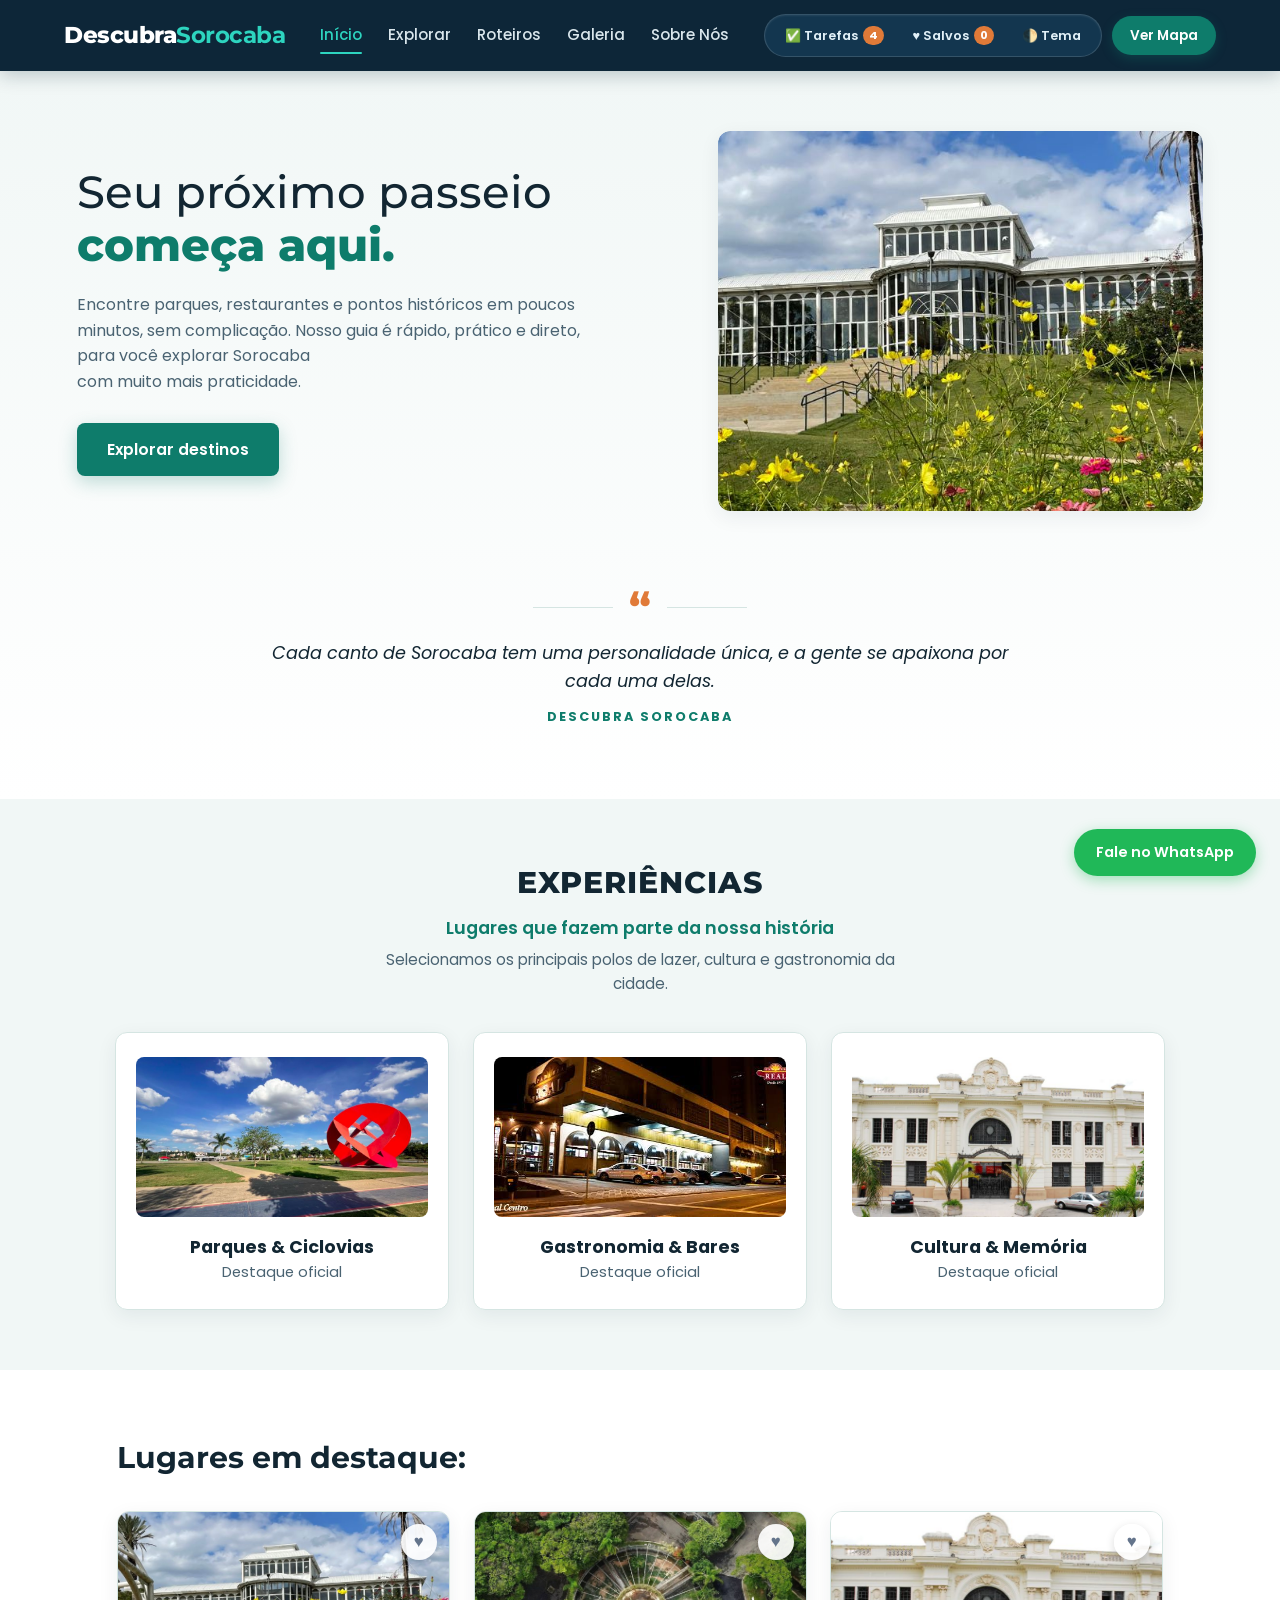
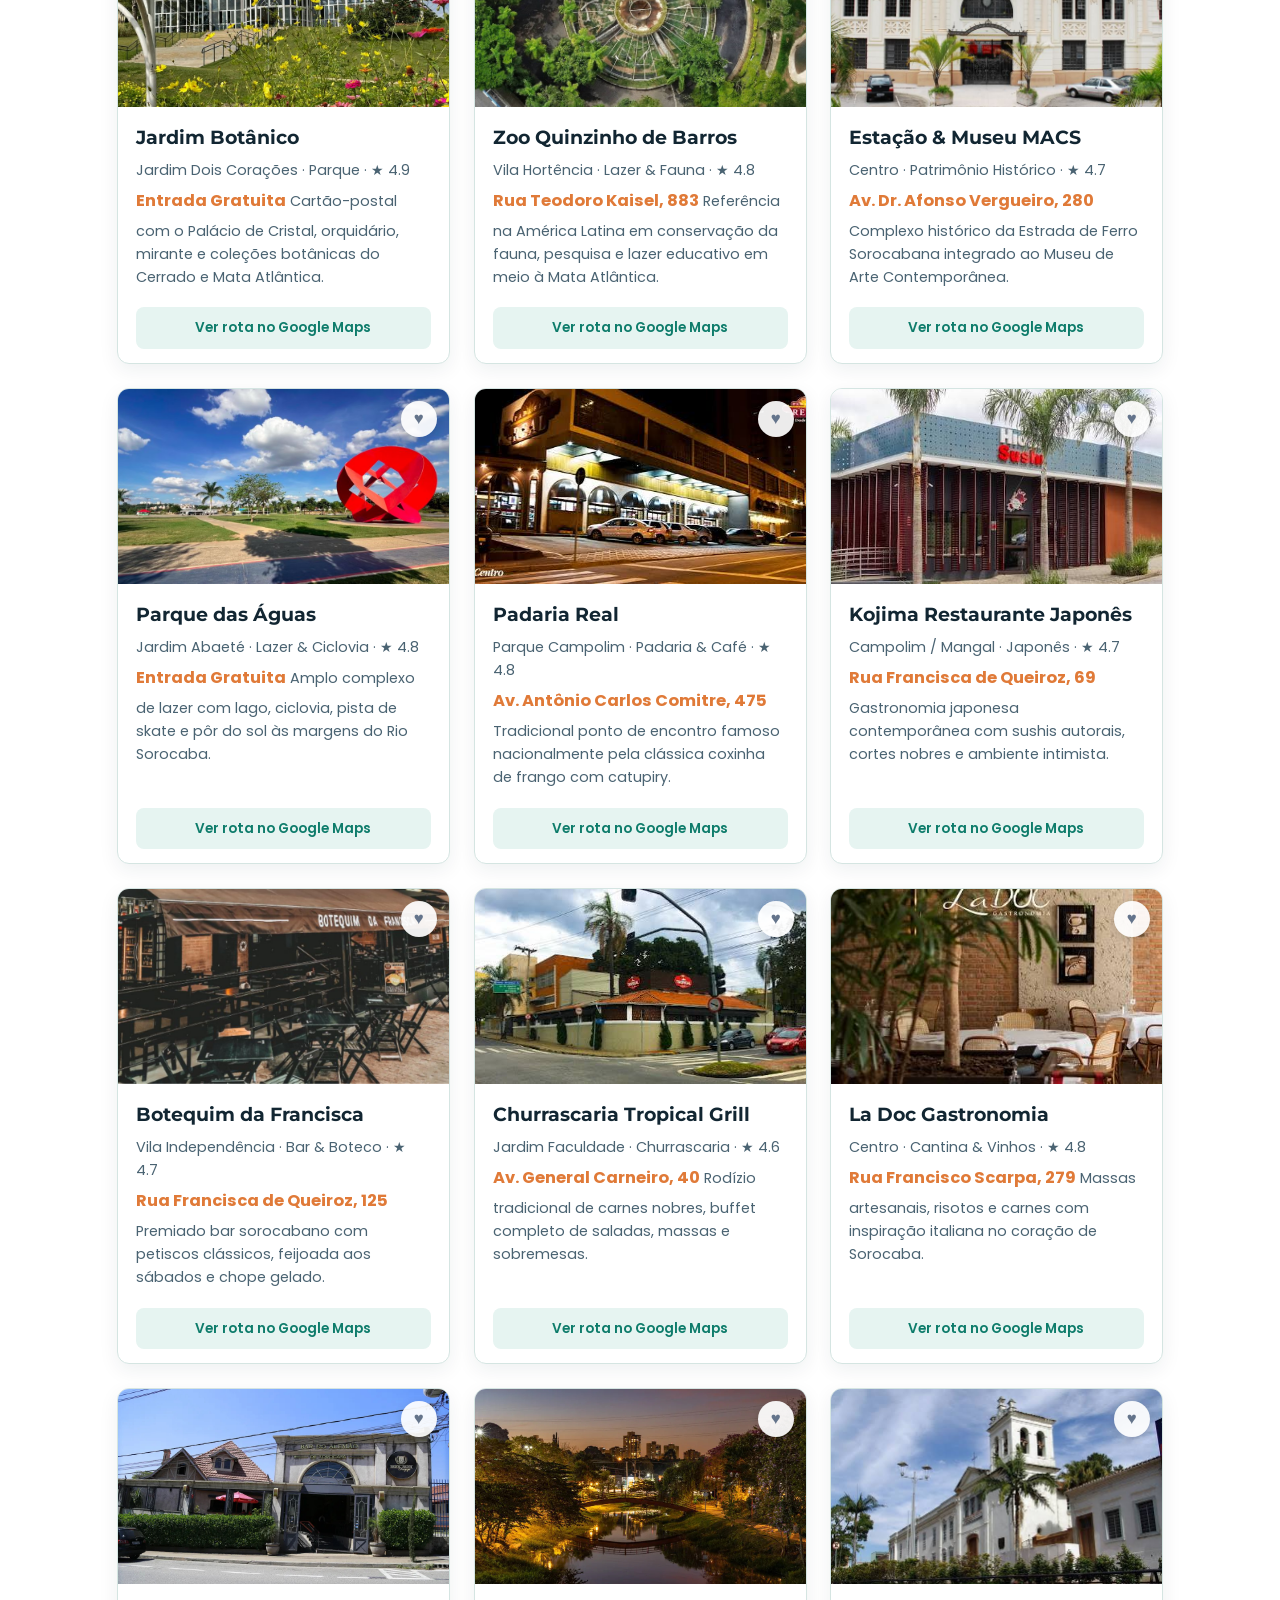
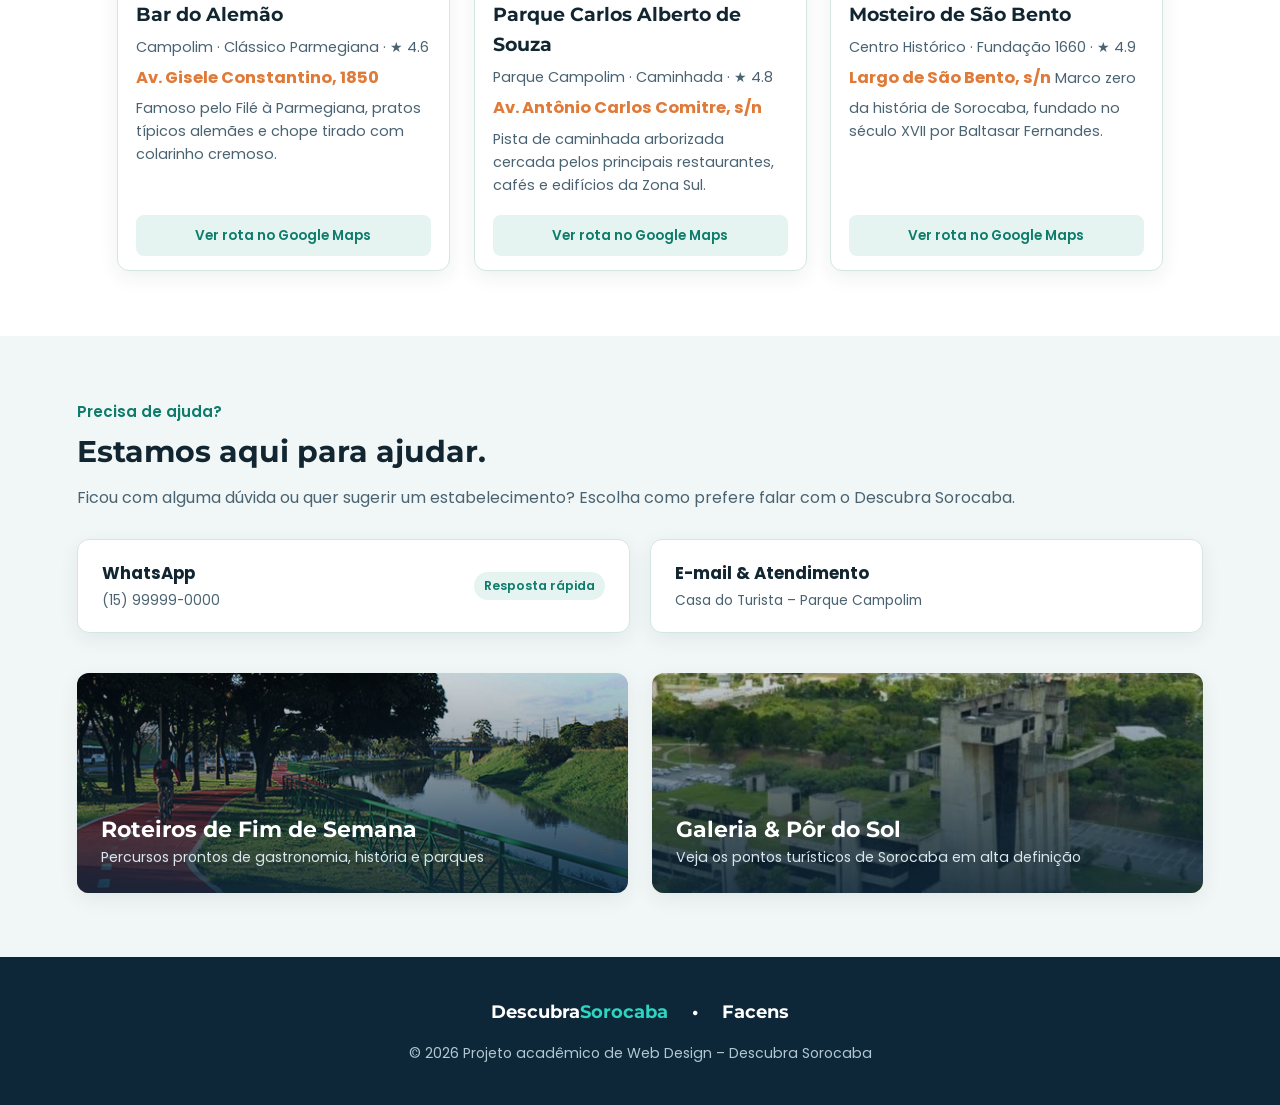
<file: index.html>
<!DOCTYPE html>
<html lang="pt-BR">
<head>
    <meta charset="UTF-8">
    <meta name="viewport" content="width=device-width, initial-scale=1.0">
    <meta name="description" content="Descubra Sorocaba - Guia turístico, gastronômico e cultural de Sorocaba.">
    <title>Descubra Sorocaba | Início</title>
    <link rel="preconnect" href="https://fonts.googleapis.com">
    <link rel="preconnect" href="https://fonts.gstatic.com" crossorigin>
    <link rel="stylesheet" href="assets/css/style.css">
</head>
<body>

    <header>
        <a href="index.html" class="brand-logo">
            Descubra<strong>Sorocaba</strong>
        </a>
        <nav>
            <div>
                <a href="index.html" class="active">Início</a>
                <a href="explorar.html">Explorar</a>
                <a href="roteiros.html">Roteiros</a>
                <a href="galeria.html">Galeria</a>
                <a href="info.html">Sobre Nós</a>
            </div>
        </nav>
        <a href="explorar.html" class="btn-header">Ver Mapa</a>
    </header>

    <section class="hero-section">
        <div class="hero-container">
            <div class="hero-text">
                <h1>Seu próximo passeio<br><strong>começa aqui.</strong></h1>
                <p>Encontre parques, restaurantes e pontos históricos em poucos minutos, sem complicação. Nosso guia é rápido, prático e direto,<br> para você explorar Sorocaba<br>com muito mais praticidade.</p>
                <a href="explorar.html" class="btn-primary">Explorar destinos</a>
            </div>
            <div class="hero-image">
                <img src="assets/media/01-jardim-botanico.jpg" alt="Capa Descubra Sorocaba - Jardim Botânico">
            </div>
        </div>

        <div class="quote-block">
            <div class="quote-divider">
                <span></span>
                <span class="quote-mark">“</span>
                <span></span>
            </div>
            <p>Cada canto de Sorocaba tem uma personalidade única, e a gente se apaixona por cada uma delas.</p>
            <span class="quote-author">DESCUBRA SOROCABA</span>
        </div>
    </section>

    <section class="pillars-section">
        <article class="pillars-header">
            <h2>EXPERIÊNCIAS</h2>
            <p class="subtitle">Lugares que fazem parte da nossa história</p>
            <p>Selecionamos os principais polos de lazer, cultura e gastronomia da<br>cidade.</p>
        </article>

        <article class="pillars-grid">
            <div class="pillar-card">
                <img src="assets/media/04-parque-das-aguas.jpg" alt="Parques de Sorocaba">
                <p><strong>Parques & Ciclovias</strong><br>Destaque oficial</p>
            </div>
            <div class="pillar-card">
                <img src="assets/media/05-padaria-real.jpg" alt="Gastronomia de Sorocaba">
                <p><strong>Gastronomia & Bares</strong><br>Destaque oficial</p>
            </div>
            <div class="pillar-card">
                <img src="assets/media/03-estacao-ferroviaria.jpg" alt="História de Sorocaba">
                <p><strong>Cultura & Memória</strong><br>Destaque oficial</p>
            </div>
        </article>
    </section>

    <section class="catalog-section">
        <h2>Lugares em destaque:</h2>
        <div class="cards-grid">

            <article>
                <img src="assets/media/01-jardim-botanico.jpg" alt="Jardim Botânico Irmãos Villas-Bôas" loading="lazy">
                <h3>Jardim Botânico</h3>
                <p>Jardim Dois Corações · Parque · ★ 4.9<br>
                    <strong>Entrada Gratuita<br></strong>
                    Cartão-postal com o Palácio de Cristal, orquidário, mirante e coleções botânicas do Cerrado e Mata Atlântica.
                </p>
                <a href="https://www.google.com/maps/dir/?api=1&destination=Jardim+Botanico+Irmaos+Villas+Boas+Sorocaba+SP" target="_blank" rel="noopener noreferrer" class="card-link">Ver rota no Google Maps</a>
            </article>

            <article>
                <img src="assets/media/02-zoo-quinzinho.jpg" alt="Parque Zoológico Quinzinho de Barros" loading="lazy">
                <h3>Zoo Quinzinho de Barros</h3>
                <p>Vila Hortência · Lazer & Fauna · ★ 4.8<br>
                    <strong>Rua Teodoro Kaisel, 883<br></strong>
                    Referência na América Latina em conservação da fauna, pesquisa e lazer educativo em meio à Mata Atlântica.
                </p>
                <a href="https://www.google.com/maps/dir/?api=1&destination=Parque+Zoologico+Quinzinho+de+Barros+Sorocaba+SP" target="_blank" rel="noopener noreferrer" class="card-link">Ver rota no Google Maps</a>
            </article>

            <article>
                <img src="assets/media/03-estacao-ferroviaria.jpg" alt="Estação Ferroviária e MACS" loading="lazy">
                <h3>Estação & Museu MACS</h3>
                <p>Centro · Patrimônio Histórico · ★ 4.7<br>
                    <strong>Av. Dr. Afonso Vergueiro, 280<br></strong>
                    Complexo histórico da Estrada de Ferro Sorocabana integrado ao Museu de Arte Contemporânea.
                </p>
                <a href="https://www.google.com/maps/dir/?api=1&destination=Museu+de+Arte+Contemporanea+de+Sorocaba+SP" target="_blank" rel="noopener noreferrer" class="card-link">Ver rota no Google Maps</a>
            </article>

            <article>
                <img src="assets/media/04-parque-das-aguas.jpg" alt="Parque das Águas" loading="lazy">
                <h3>Parque das Águas</h3>
                <p>Jardim Abaeté · Lazer & Ciclovia · ★ 4.8<br>
                    <strong>Entrada Gratuita<br></strong>
                    Amplo complexo de lazer com lago, ciclovia, pista de skate e pôr do sol às margens do Rio Sorocaba.
                </p>
                <a href="https://www.google.com/maps/dir/?api=1&destination=Parque+das+Aguas+Sorocaba+SP" target="_blank" rel="noopener noreferrer" class="card-link">Ver rota no Google Maps</a>
            </article>

            <article>
                <img src="assets/media/05-padaria-real.jpg" alt="Padaria Real Campolim" loading="lazy">
                <h3>Padaria Real</h3>
                <p>Parque Campolim · Padaria & Café · ★ 4.8<br>
                    <strong>Av. Antônio Carlos Comitre, 475<br></strong>
                    Tradicional ponto de encontro famoso nacionalmente pela clássica coxinha de frango com catupiry.
                </p>
                <a href="https://www.google.com/maps/dir/?api=1&destination=Padaria+Real+Campolim+Sorocaba+SP" target="_blank" rel="noopener noreferrer" class="card-link">Ver rota no Google Maps</a>
            </article>

            <article>
                <img src="assets/media/06-Hioki-restaurante.jpg" onerror="this.onerror=null;this.src='assets/media/06-kojima-restaurante.jpg';" alt="Kojima Restaurante Japonês" loading="lazy">
                <h3>Kojima Restaurante Japonês</h3>
                <p>Campolim / Mangal · Japonês · ★ 4.7<br>
                    <strong>Rua Francisca de Queiroz, 69<br></strong>
                    Gastronomia japonesa contemporânea com sushis autorais, cortes nobres e ambiente intimista.
                </p>
                <a href="https://www.google.com/maps/dir/?api=1&destination=Kojima+Restaurante+Japones+Sorocaba+SP" target="_blank" rel="noopener noreferrer" class="card-link">Ver rota no Google Maps</a>
            </article>

            <article>
                <img src="assets/media/07-botequim-francisca.jpg" alt="Botequim da Francisca" loading="lazy">
                <h3>Botequim da Francisca</h3>
                <p>Vila Independência · Bar & Boteco · ★ 4.7<br>
                    <strong>Rua Francisca de Queiroz, 125<br></strong>
                    Premiado bar sorocabano com petiscos clássicos, feijoada aos sábados e chope gelado.
                </p>
                <a href="https://www.google.com/maps/dir/?api=1&destination=Botequim+da+Francisca+Sorocaba+SP" target="_blank" rel="noopener noreferrer" class="card-link">Ver rota no Google Maps</a>
            </article>

            <article>
                <img src="assets/media/08-tropical-grill.jpg" alt="Churrascaria Tropical Grill" loading="lazy">
                <h3>Churrascaria Tropical Grill</h3>
                <p>Jardim Faculdade · Churrascaria · ★ 4.6<br>
                    <strong>Av. General Carneiro, 40<br></strong>
                    Rodízio tradicional de carnes nobres, buffet completo de saladas, massas e sobremesas.
                </p>
                <a href="https://www.google.com/maps/dir/?api=1&destination=Churrascaria+Tropical+Grill+Sorocaba+SP" target="_blank" rel="noopener noreferrer" class="card-link">Ver rota no Google Maps</a>
            </article>

            <article>
                <img src="assets/media/09-la-doc-gastronomia.jpg" alt="La Doc Gastronomia Italiana" loading="lazy">
                <h3>La Doc Gastronomia</h3>
                <p>Centro · Cantina & Vinhos · ★ 4.8<br>
                    <strong>Rua Francisco Scarpa, 279<br></strong>
                    Massas artesanais, risotos e carnes com inspiração italiana no coração de Sorocaba.
                </p>
                <a href="https://www.google.com/maps/dir/?api=1&destination=La+Doc+Gastronomia+Sorocaba+SP" target="_blank" rel="noopener noreferrer" class="card-link">Ver rota no Google Maps</a>
            </article>

            <article>
                <img src="assets/media/10-bar-do-alemao.jpg" alt="Bar do Alemão" loading="lazy">
                <h3>Bar do Alemão</h3>
                <p>Campolim · Clássico Parmegiana · ★ 4.6<br>
                    <strong>Av. Gisele Constantino, 1850<br></strong>
                    Famoso pelo Filé à Parmegiana, pratos típicos alemães e chope tirado com colarinho cremoso.
                </p>
                <a href="https://www.google.com/maps/dir/?api=1&destination=Bar+do+Alemao+Iguatemi+Esplanada+Sorocaba+SP" target="_blank" rel="noopener noreferrer" class="card-link">Ver rota no Google Maps</a>
            </article>

            <article>
                <img src="assets/media/11 -parque-campolim-sorocaba.jpg" onerror="this.onerror=null;this.src='assets/media/11-parque-campolim.jpg';" alt="Parque Carlos Alberto de Souza (Campolim)" loading="lazy">
                <h3>Parque Carlos Alberto de Souza</h3>
                <p>Parque Campolim · Caminhada · ★ 4.8<br>
                    <strong>Av. Antônio Carlos Comitre, s/n<br></strong>
                    Pista de caminhada arborizada cercada pelos principais restaurantes, cafés e edifícios da Zona Sul.
                </p>
                <a href="https://www.google.com/maps/dir/?api=1&destination=Parque+Campolim+Carlos+Alberto+de+Souza+Sorocaba+SP" target="_blank" rel="noopener noreferrer" class="card-link">Ver rota no Google Maps</a>
            </article>

            <article>
                <img src="assets/media/12-mosteiro-sao-bento.jpg" alt="Mosteiro de São Bento" loading="lazy">
                <h3>Mosteiro de São Bento</h3>
                <p>Centro Histórico · Fundação 1660 · ★ 4.9<br>
                    <strong>Largo de São Bento, s/n<br></strong>
                    Marco zero da história de Sorocaba, fundado no século XVII por Baltasar Fernandes.
                </p>
                <a href="https://www.google.com/maps/dir/?api=1&destination=Mosteiro+de+Sao+Bento+Sorocaba+SP" target="_blank" rel="noopener noreferrer" class="card-link">Ver rota no Google Maps</a>
            </article>

        </div>
    </section>

    <section class="help-section">
        <div class="help-container">
            <p>Precisa de ajuda?</p>
            <h2>Estamos aqui para ajudar.</h2>
            <p>Ficou com alguma dúvida ou quer sugerir um estabelecimento? Escolha como prefere falar com o Descubra Sorocaba.</p>

            <div class="contact-cards">
                <a href="https://wa.me/5515999990000" target="_blank" rel="noopener noreferrer" class="contact-card">
                    <span>
                        <strong>WhatsApp</strong>
                        <small>(15) 99999-0000</small>
                    </span>
                    <em>Resposta rápida</em>
                </a>

                <a href="info.html" class="contact-card">
                    <span>
                        <strong>E-mail & Atendimento</strong>
                        <small>Casa do Turista – Parque Campolim</small>
                    </span>
                </a>
            </div>
        </div>

        <div class="dual-banners">
            <a href="roteiros.html" class="banner-link">
                <img src="assets/media/13-ciclovia-dom-aguirre.jpg" alt="Roteiros em Sorocaba">
                <div class="banner-overlay">
                    <h3>Roteiros de Fim de Semana</h3>
                    <span>Percursos prontos de gastronomia, história e parques</span>
                </div>
            </a>
            <a href="galeria.html" class="banner-link">
                <img src="assets/media/15-paco-municipal.jpg" alt="Galeria de Sorocaba">
                <div class="banner-overlay">
                    <h3>Galeria & Pôr do Sol</h3>
                    <span>Veja os pontos turísticos de Sorocaba em alta definição</span>
                </div>
            </a>
        </div>
    </section>

    <footer>
        <div class="footer-logos">
            <span>Descubra<strong style="color:var(--primary);">Sorocaba</strong></span>
            <span>•</span>
            <span>Facens</span>
        </div>
        <div>
            <p>© 2026 Projeto acadêmico de Web Design – Descubra Sorocaba</p>
        </div>
    </footer>

    <a class="whatsapp-float" aria-label="Falar com o Descubra Sorocaba pelo WhatsApp" href="https://wa.me/5515999990000?text=Ol%C3%A1%2C%20preciso%20de%20ajuda%20com%20o%20Descubra%20Sorocaba." target="_blank" rel="noopener noreferrer">
        Fale no WhatsApp
    </a>

    <script src="assets/js/main.js"></script>
</body>
</html>
</file>
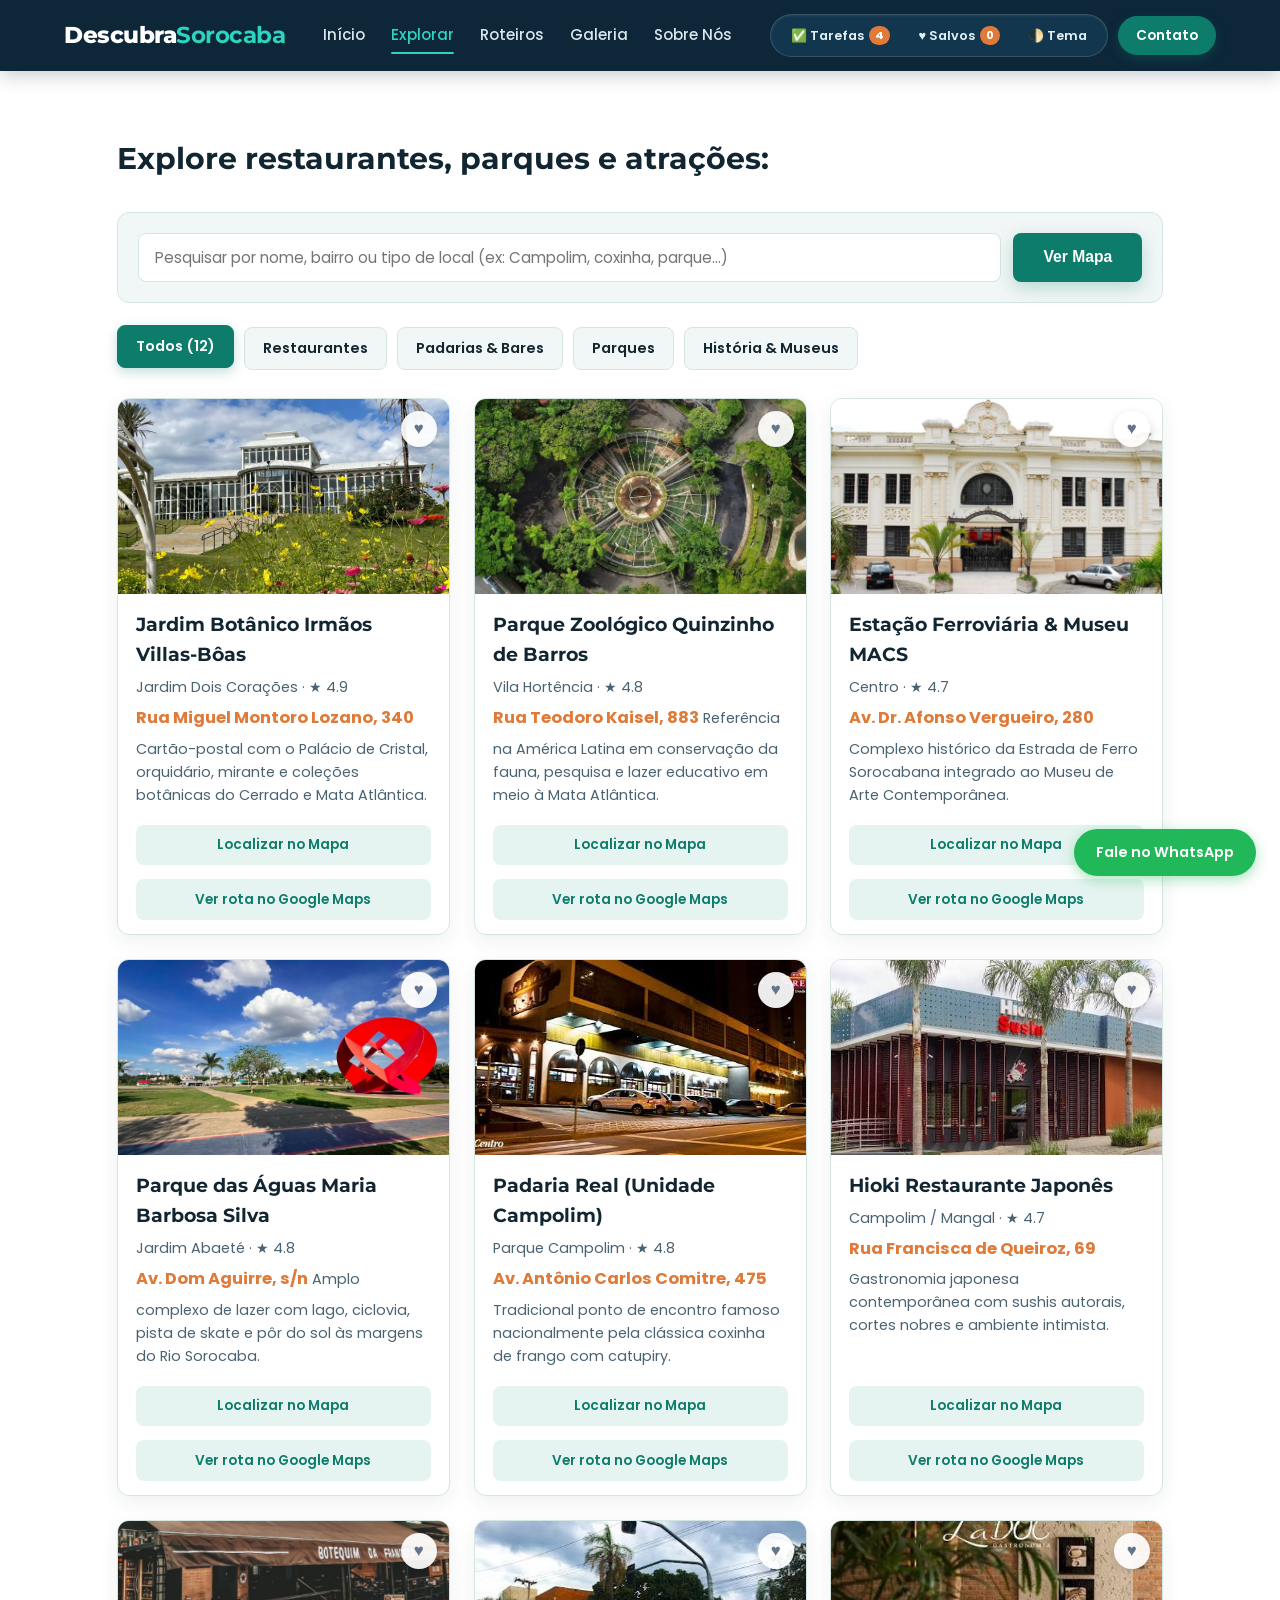
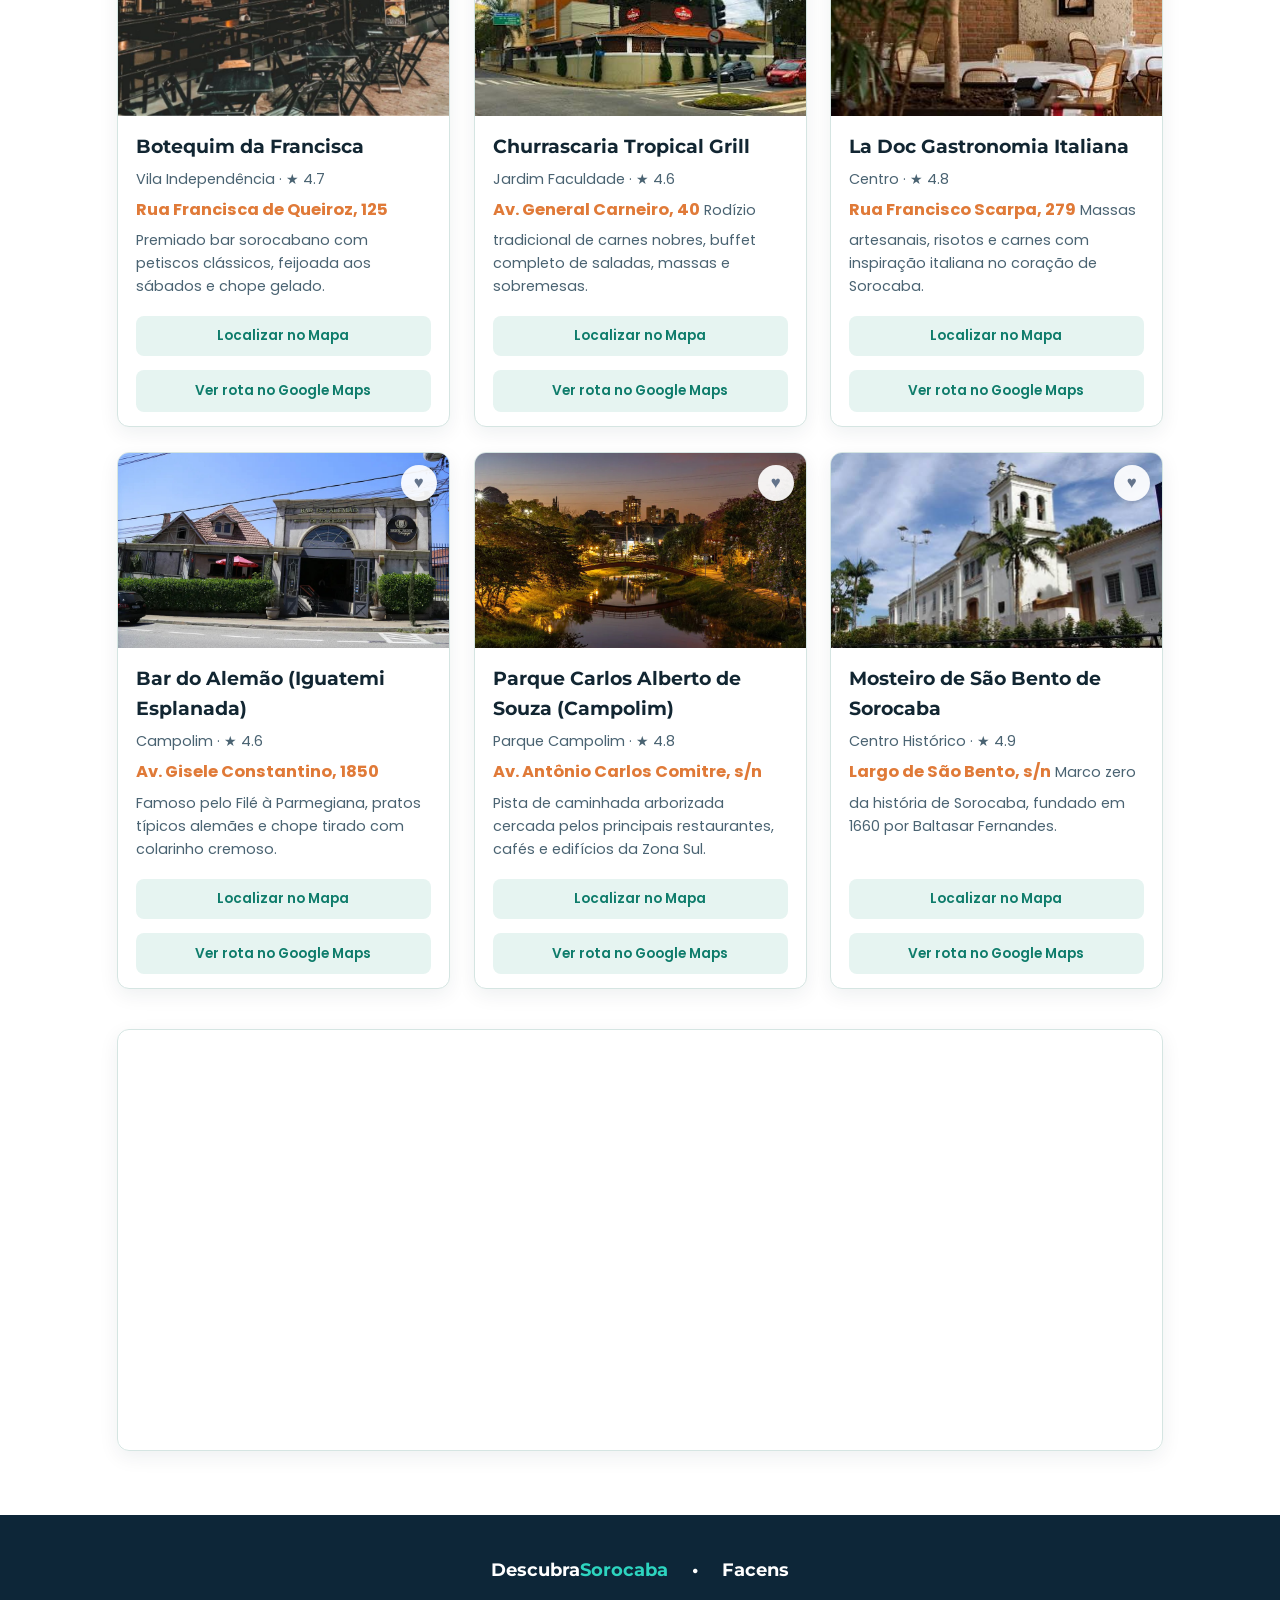
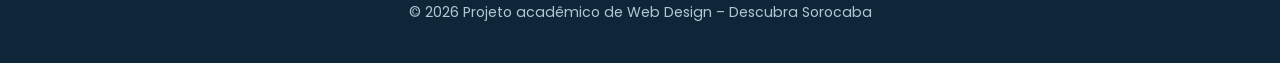
<file: explorar.html>
<!DOCTYPE html>
<html lang="pt-BR">
<head>
    <meta charset="UTF-8">
    <meta name="viewport" content="width=device-width, initial-scale=1.0">
    <meta name="description" content="Explore todos os restaurantes, padarias, parques e museus de Sorocaba no mapa.">
    <title>Descubra Sorocaba | Explorar</title>
    <link rel="preconnect" href="https://fonts.googleapis.com">
    <link rel="preconnect" href="https://fonts.gstatic.com" crossorigin>
    <link rel="stylesheet" href="assets/css/style.css">
</head>
<body>

    <header>
        <a href="index.html" class="brand-logo">Descubra<strong>Sorocaba</strong></a>
        <nav>
            <div>
                <a href="index.html">Início</a>
                <a href="explorar.html" class="active">Explorar</a>
                <a href="roteiros.html">Roteiros</a>
                <a href="galeria.html">Galeria</a>
                <a href="info.html">Sobre Nós</a>
            </div>
        </nav>
        <a href="info.html" class="btn-header">Contato</a>
    </header>

    <section class="catalog-section">
        <h2>Explore restaurantes, parques e atrações:</h2>

        <div class="search-bar-box">
            <input type="text" id="directorySearchInput" placeholder="Pesquisar por nome, bairro ou tipo de local (ex: Campolim, coxinha, parque...)">
            <button type="button" class="btn-primary" onclick="document.getElementById('googleMapsEmbed').scrollIntoView({behavior:'smooth'})">Ver Mapa</button>
        </div>

        <div class="filter-bar">
            <button type="button" class="filter-btn active" data-dir-filter="todos">Todos (12)</button>
            <button type="button" class="filter-btn" data-dir-filter="restaurantes">Restaurantes</button>
            <button type="button" class="filter-btn" data-dir-filter="cafes">Padarias & Bares</button>
            <button type="button" class="filter-btn" data-dir-filter="parques">Parques</button>
            <button type="button" class="filter-btn" data-dir-filter="cultura">História & Museus</button>
        </div>

        <div class="cards-grid" id="fullDirectoryGrid"></div>

        <div class="map-container">
            <iframe
                id="googleMapsEmbed"
                title="Mapa de Estabelecimentos de Sorocaba"
                loading="lazy"
                src="https://maps.google.com/maps?q=Restaurantes+e+Parques+Sorocaba+SP&t=&z=13&ie=UTF8&iwloc=&output=embed">
            </iframe>
        </div>
    </section>

    <footer>
        <div class="footer-logos">
            <span>Descubra<strong style="color:var(--primary);">Sorocaba</strong></span>
            <span>•</span>
            <span>Facens</span>
        </div>
        <div>
            <p>© 2026 Projeto acadêmico de Web Design – Descubra Sorocaba</p>
        </div>
    </footer>

    <a class="whatsapp-float" href="https://wa.me/5515999990000" target="_blank" rel="noopener noreferrer">Fale no WhatsApp</a>
    <script src="assets/js/main.js"></script>
</body>
</html>
</file>
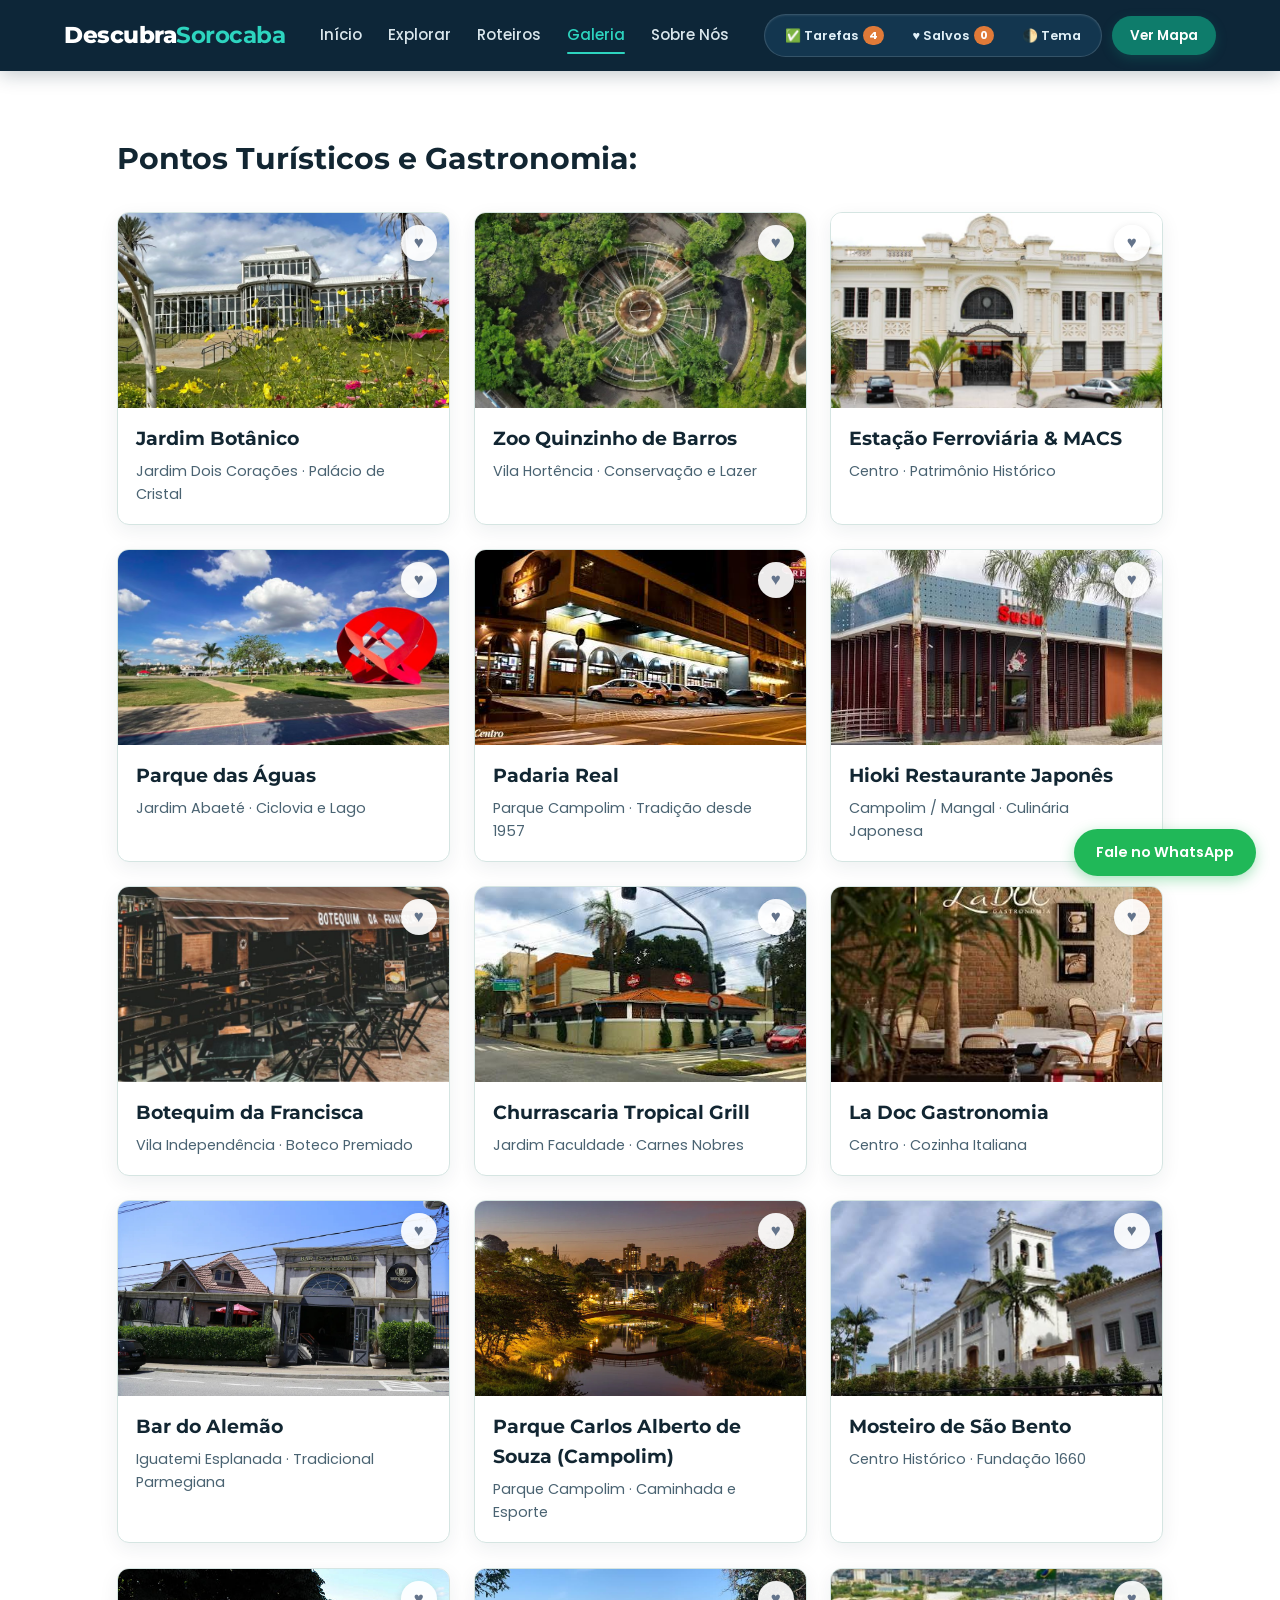
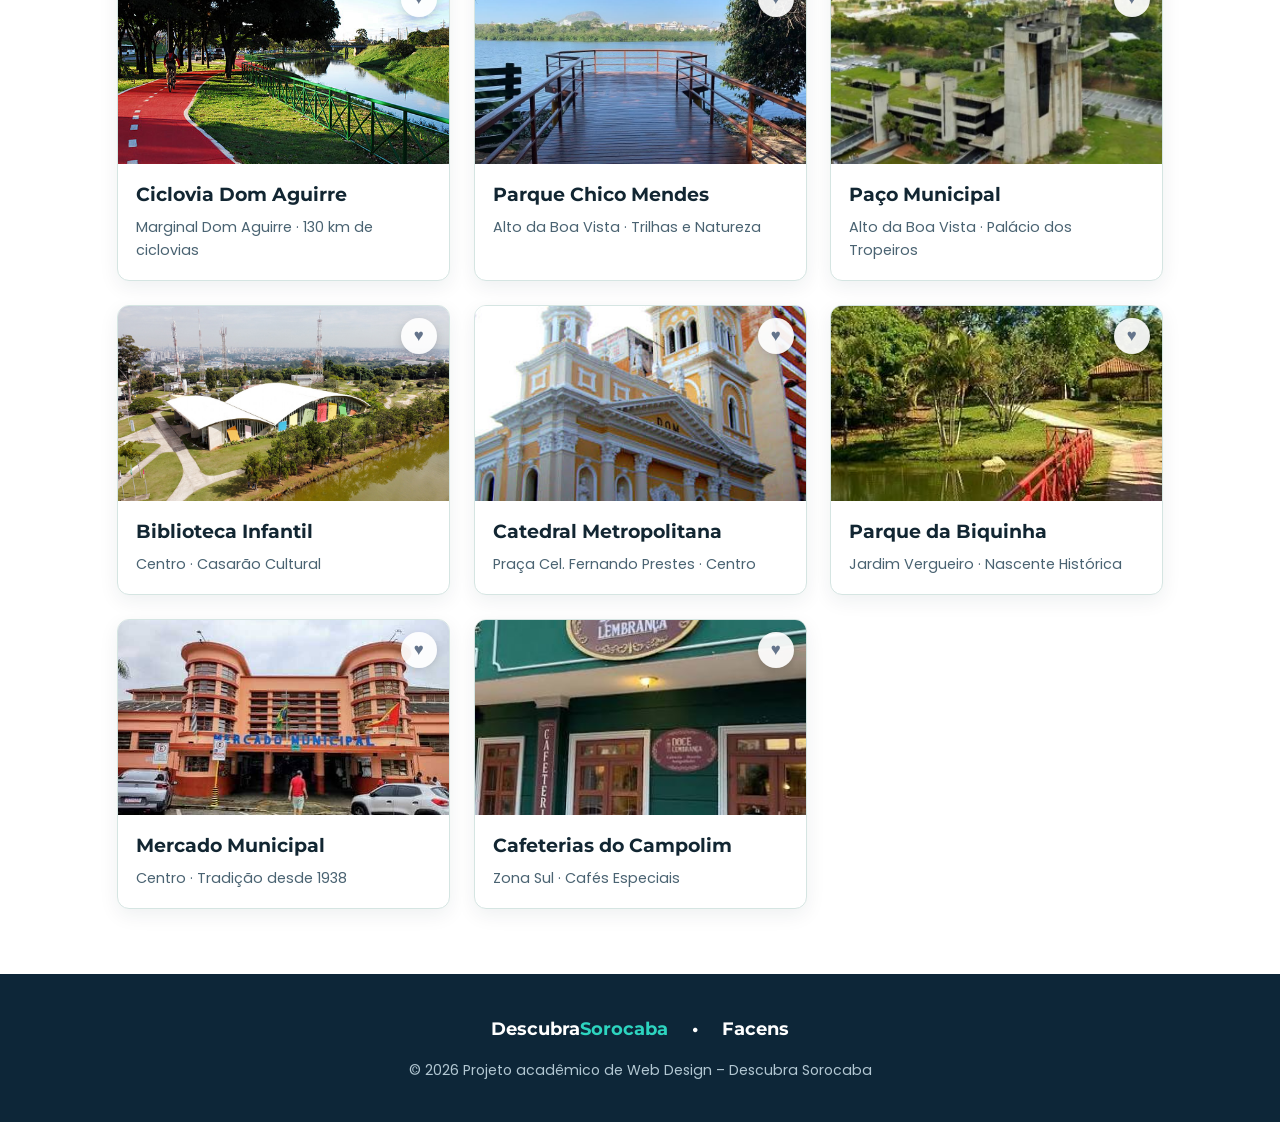
<file: galeria.html>
<!DOCTYPE html>
<html lang="pt-BR">
<head>
    <meta charset="UTF-8">
    <meta name="viewport" content="width=device-width, initial-scale=1.0">
    <meta name="description" content="Galeria de fotos dos pontos turísticos e gastronômicos de Sorocaba.">
    <title>Descubra Sorocaba | Galeria</title>
    <link rel="preconnect" href="https://fonts.googleapis.com">
    <link rel="preconnect" href="https://fonts.gstatic.com" crossorigin>
    <link rel="stylesheet" href="assets/css/style.css">
</head>
<body>

    <header>
        <a href="index.html" class="brand-logo">
            Descubra<strong>Sorocaba</strong>
        </a>
        <nav>
            <div>
                <a href="index.html">Início</a>
                <a href="explorar.html">Explorar</a>
                <a href="roteiros.html">Roteiros</a>
                <a href="galeria.html" class="active">Galeria</a>
                <a href="info.html">Sobre Nós</a>
            </div>
        </nav>
        <a href="explorar.html" class="btn-header">Ver Mapa</a>
    </header>

    <section class="catalog-section">
        <h2>Pontos Turísticos e Gastronomia:</h2>
        <div class="cards-grid">
            <article>
                <img src="assets/media/01-jardim-botanico.jpg" alt="Jardim Botânico Irmãos Villas-Bôas" loading="lazy">
                <h3>Jardim Botânico</h3>
                <p>Jardim Dois Corações · Palácio de Cristal</p>
            </article>
            <article>
                <img src="assets/media/02-zoo-quinzinho.jpg" alt="Zoológico Quinzinho de Barros" loading="lazy">
                <h3>Zoo Quinzinho de Barros</h3>
                <p>Vila Hortência · Conservação e Lazer</p>
            </article>
            <article>
                <img src="assets/media/03-estacao-ferroviaria.jpg" alt="Estação Ferroviária e MACS" loading="lazy">
                <h3>Estação Ferroviária & MACS</h3>
                <p>Centro · Patrimônio Histórico</p>
            </article>
            <article>
                <img src="assets/media/04-parque-das-aguas.jpg" alt="Parque das Águas" loading="lazy">
                <h3>Parque das Águas</h3>
                <p>Jardim Abaeté · Ciclovia e Lago</p>
            </article>
            <article>
                <img src="assets/media/05-padaria-real.jpg" alt="Padaria Real" loading="lazy">
                <h3>Padaria Real</h3>
                <p>Parque Campolim · Tradição desde 1957</p>
            </article>
            <article>
                <img src="assets/media/06-Hioki-restaurante.jpg" onerror="this.onerror=null;this.src='assets/media/06-Hioki-restaurante.jpg';" alt="Hioki Restaurante Japonês" loading="lazy">
                <h3>Hioki Restaurante Japonês</h3>
                <p>Campolim / Mangal · Culinária Japonesa</p>
            </article>
            <article>
                <img src="assets/media/07-botequim-francisca.jpg" alt="Botequim da Francisca" loading="lazy">
                <h3>Botequim da Francisca</h3>
                <p>Vila Independência · Boteco Premiado</p>
            </article>
            <article>
                <img src="assets/media/08-tropical-grill.jpg" alt="Churrascaria Tropical Grill" loading="lazy">
                <h3>Churrascaria Tropical Grill</h3>
                <p>Jardim Faculdade · Carnes Nobres</p>
            </article>
            <article>
                <img src="assets/media/09-la-doc-gastronomia.jpg" alt="La Doc Gastronomia" loading="lazy">
                <h3>La Doc Gastronomia</h3>
                <p>Centro · Cozinha Italiana</p>
            </article>
            <article>
                <img src="assets/media/10-bar-do-alemao.jpg" alt="Bar do Alemão" loading="lazy">
                <h3>Bar do Alemão</h3>
                <p>Iguatemi Esplanada · Tradicional Parmegiana</p>
            </article>
            <article>
                <img src="assets/media/11 -parque-campolim-sorocaba.jpg" onerror="this.onerror=null;this.src='assets/media/11-parque-campolim.jpg';" alt="Parque Carlos Alberto de Souza (Campolim)" loading="lazy">
                <h3>Parque Carlos Alberto de Souza (Campolim)</h3>
                <p>Parque Campolim · Caminhada e Esporte</p>
            </article>
            <article>
                <img src="assets/media/12-mosteiro-sao-bento.jpg" alt="Mosteiro de São Bento" loading="lazy">
                <h3>Mosteiro de São Bento</h3>
                <p>Centro Histórico · Fundação 1660</p>
            </article>
            <article>
                <img src="assets/media/13-ciclovia-dom-aguirre.jpg" alt="Ciclovia Marginal Dom Aguirre" loading="lazy">
                <h3>Ciclovia Dom Aguirre</h3>
                <p>Marginal Dom Aguirre · 130 km de ciclovias</p>
            </article>
            <article>
                <img src="assets/media/14-parque-chico-mendes.jpg" alt="Parque Natural Chico Mendes" loading="lazy">
                <h3>Parque Chico Mendes</h3>
                <p>Alto da Boa Vista · Trilhas e Natureza</p>
            </article>
            <article>
                <img src="assets/media/15-paco-municipal.jpg" alt="Paço Municipal de Sorocaba" loading="lazy">
                <h3>Paço Municipal</h3>
                <p>Alto da Boa Vista · Palácio dos Tropeiros</p>
            </article>
            <article>
                <img src="assets/media/16-biblioteca-infantil.jpg" alt="Biblioteca Infantil Municipal" loading="lazy">
                <h3>Biblioteca Infantil</h3>
                <p>Centro · Casarão Cultural</p>
            </article>
            <article>
                <img src="assets/media/17-catedral-sorocaba.jpg" alt="Catedral Metropolitana de Sorocaba" loading="lazy">
                <h3>Catedral Metropolitana</h3>
                <p>Praça Cel. Fernando Prestes · Centro</p>
            </article>
            <article>
                <img src="assets/media/18-parque-biquinha.jpg" alt="Parque da Biquinha" loading="lazy">
                <h3>Parque da Biquinha</h3>
                <p>Jardim Vergueiro · Nascente Histórica</p>
            </article>
            <article>
                <img src="assets/media/19-mercado-municipal.jpg" alt="Mercado Municipal de Sorocaba" loading="lazy">
                <h3>Mercado Municipal</h3>
                <p>Centro · Tradição desde 1938</p>
            </article>
            <article>
                <img src="assets/media/20-cafeterias-campolim.jpg" alt="Cafeterias do Campolim" loading="lazy">
                <h3>Cafeterias do Campolim</h3>
                <p>Zona Sul · Cafés Especiais</p>
            </article>
        </div>
    </section>

    <footer>
        <div class="footer-logos">
            <span>Descubra<strong style="color:var(--primary);">Sorocaba</strong></span>
            <span>•</span>
            <span>Facens</span>
        </div>
        <div>
            <p>© 2026 Projeto acadêmico de Web Design – Descubra Sorocaba</p>
        </div>
    </footer>

    <a class="whatsapp-float" aria-label="Falar pelo WhatsApp" href="https://wa.me/5515999990000" target="_blank" rel="noopener noreferrer">
        Fale no WhatsApp
    </a>

    <script src="assets/js/main.js"></script>
</body>
</html>
</file>
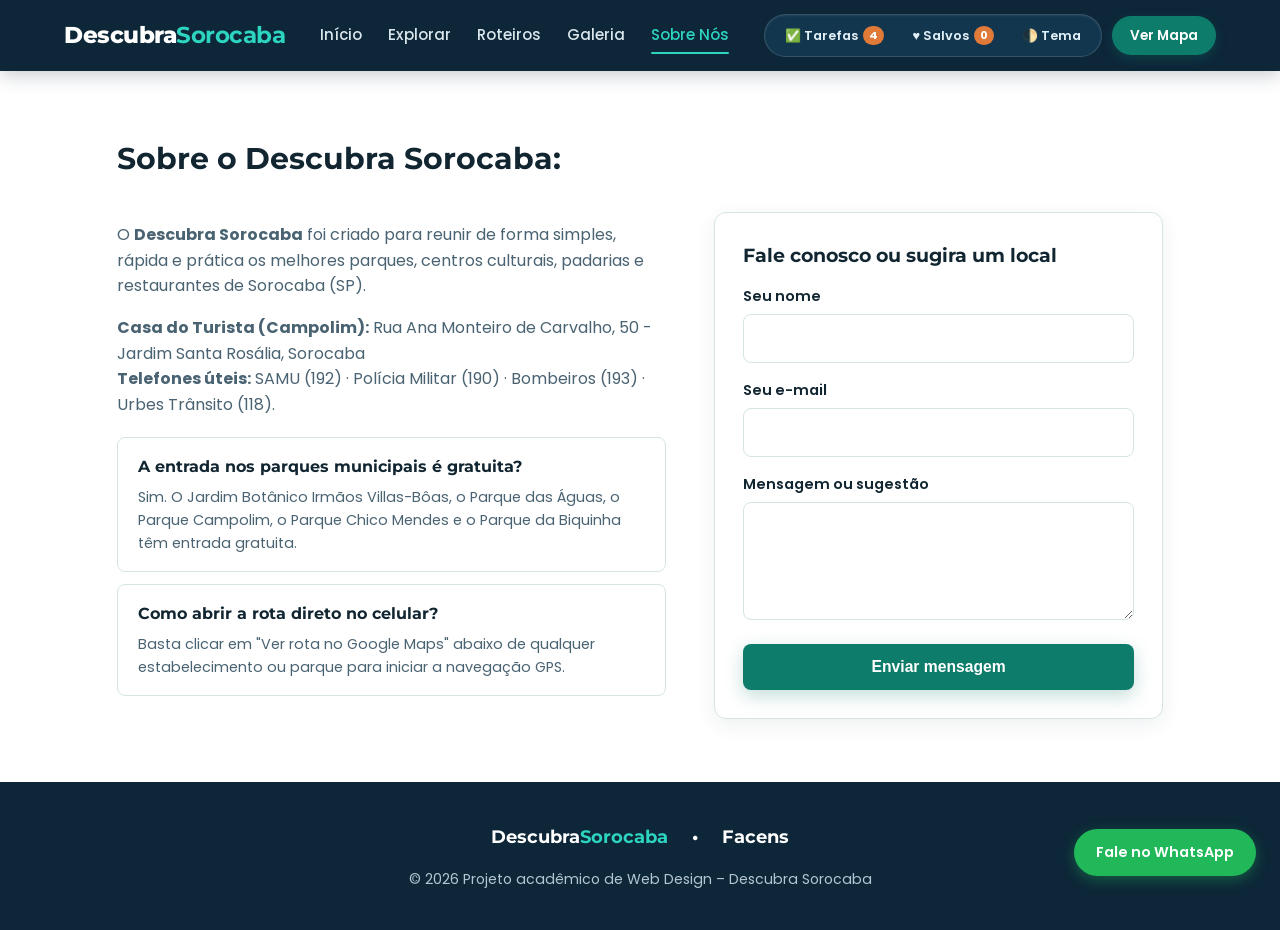
<file: info.html>
<!DOCTYPE html>
<html lang="pt-BR">
<head>
    <meta charset="UTF-8">
    <meta name="viewport" content="width=device-width, initial-scale=1.0">
    <meta name="description" content="Sobre o projeto Descubra Sorocaba, dúvidas frequentes e contato.">
    <title>Descubra Sorocaba | Sobre Nós</title>
    <link rel="preconnect" href="https://fonts.googleapis.com">
    <link rel="preconnect" href="https://fonts.gstatic.com" crossorigin>
    <link rel="stylesheet" href="assets/css/style.css">
</head>
<body>

    <header>
        <a href="index.html" class="brand-logo">Descubra<strong>Sorocaba</strong></a>
        <nav>
            <div>
                <a href="index.html">Início</a>
                <a href="explorar.html">Explorar</a>
                <a href="roteiros.html">Roteiros</a>
                <a href="galeria.html">Galeria</a>
                <a href="info.html" class="active">Sobre Nós</a>
            </div>
        </nav>
        <a href="explorar.html" class="btn-header">Ver Mapa</a>
    </header>

    <section class="catalog-section">
        <h2>Sobre o Descubra Sorocaba:</h2>
        <div class="hero-container">
            <div>
                <p style="color:var(--text-muted); margin-bottom:16px;">
                    O <strong>Descubra Sorocaba</strong> foi criado para reunir de forma simples, rápida e prática os melhores parques, centros culturais, padarias e restaurantes de Sorocaba (SP).
                </p>
                <p style="color:var(--text-muted); margin-bottom:20px;">
                    <strong>Casa do Turista (Campolim):</strong> Rua Ana Monteiro de Carvalho, 50 - Jardim Santa Rosália, Sorocaba<br>
                    <strong>Telefones úteis:</strong> SAMU (192) · Polícia Militar (190) · Bombeiros (193) · Urbes Trânsito (118).
                </p>

                <div class="faq-list">
                    <div class="faq-item">
                        <h4>A entrada nos parques municipais é gratuita?</h4>
                        <p>Sim. O Jardim Botânico Irmãos Villas-Bôas, o Parque das Águas, o Parque Campolim, o Parque Chico Mendes e o Parque da Biquinha têm entrada gratuita.</p>
                    </div>
                    <div class="faq-item">
                        <h4>Como abrir a rota direto no celular?</h4>
                        <p>Basta clicar em "Ver rota no Google Maps" abaixo de qualquer estabelecimento ou parque para iniciar a navegação GPS.</p>
                    </div>
                </div>
            </div>

            <div class="form-box">
                <h3 style="margin-bottom:14px; font-family:'Montserrat', sans-serif;">Fale conosco ou sugira um local</h3>
                <form onsubmit="event.preventDefault(); alert('Mensagem enviada com sucesso!'); this.reset();">
                    <div class="form-group">
                        <label for="nome">Seu nome</label>
                        <input type="text" id="nome" required>
                    </div>
                    <div class="form-group">
                        <label for="email">Seu e-mail</label>
                        <input type="email" id="email" required>
                    </div>
                    <div class="form-group">
                        <label for="mensagem">Mensagem ou sugestão</label>
                        <textarea id="mensagem" rows="4" required></textarea>
                    </div>
                    <button type="submit" class="btn-primary" style="width:100%;">Enviar mensagem</button>
                </form>
            </div>
        </div>
    </section>

    <footer>
        <div class="footer-logos">
            <span>Descubra<strong style="color:var(--primary);">Sorocaba</strong></span>
            <span>•</span>
            <span>Facens</span>
        </div>
        <div>
            <p>© 2026 Projeto acadêmico de Web Design – Descubra Sorocaba</p>
        </div>
    </footer>

    <a class="whatsapp-float" href="https://wa.me/5515999990000" target="_blank" rel="noopener noreferrer">Fale no WhatsApp</a>
    <script src="assets/js/main.js"></script>
</body>
</html>
</file>
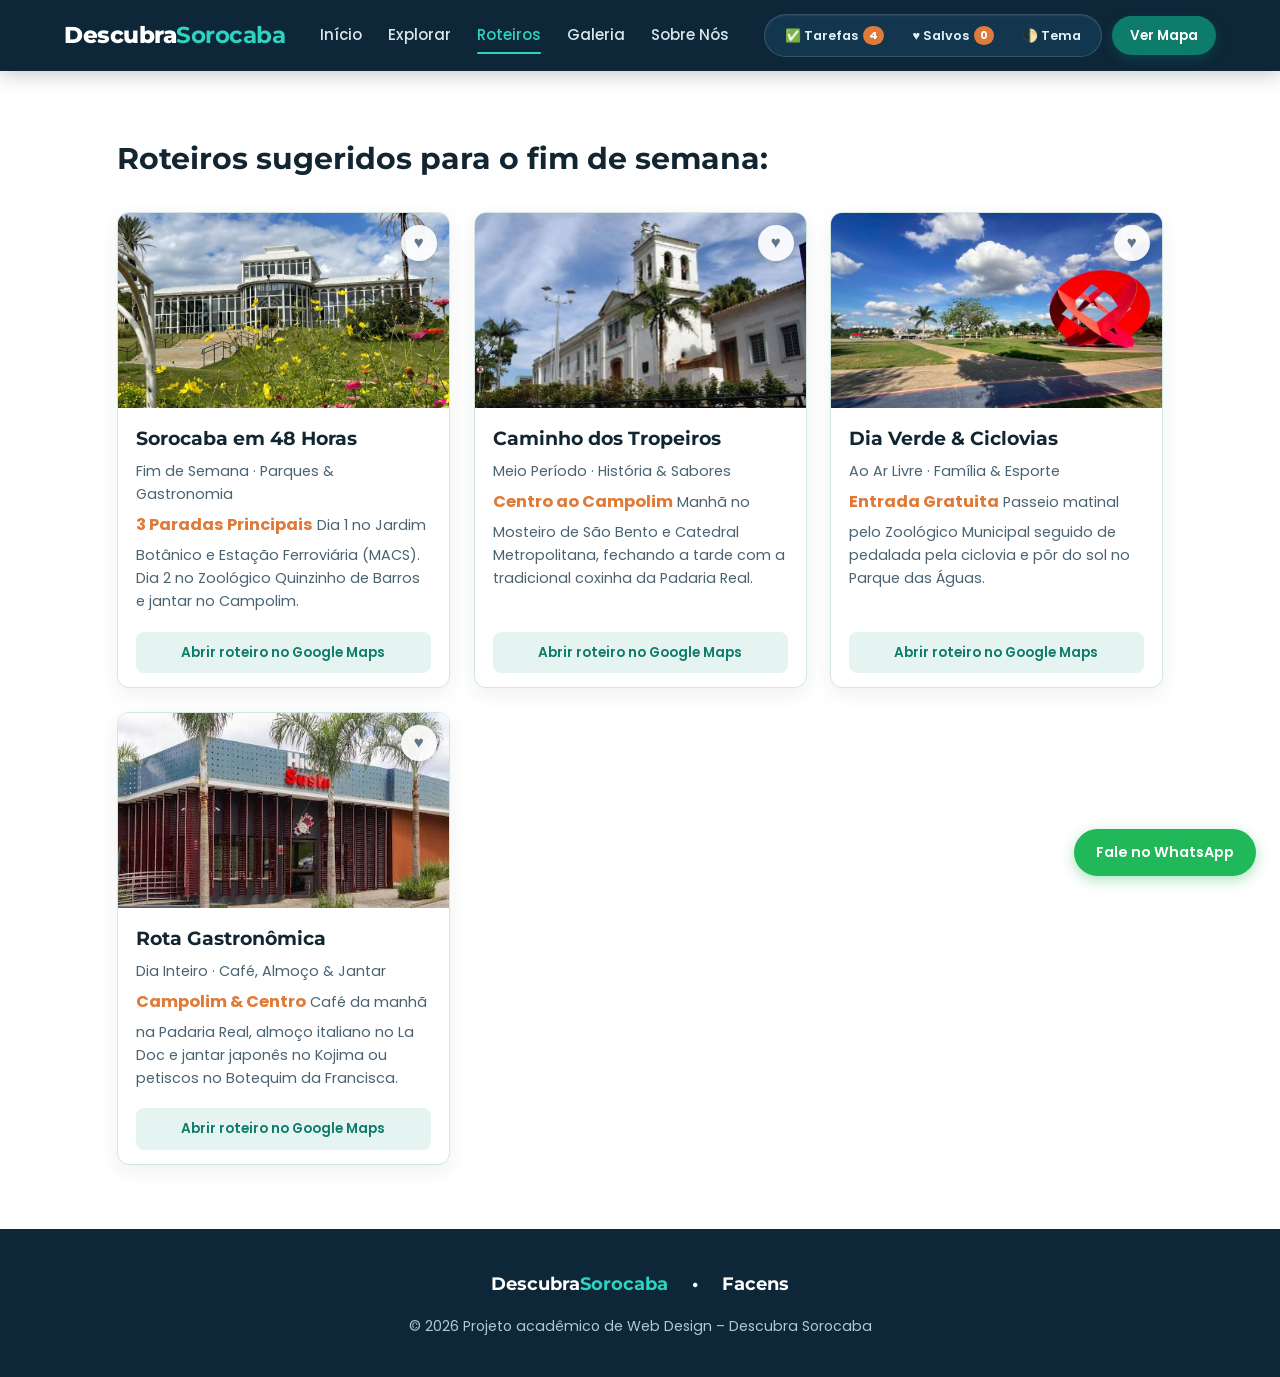
<file: roteiros.html>
<!DOCTYPE html>
<html lang="pt-BR">
<head>
    <meta charset="UTF-8">
    <meta name="viewport" content="width=device-width, initial-scale=1.0">
    <meta name="description" content="Roteiros prontos para o fim de semana em Sorocaba.">
    <title>Descubra Sorocaba | Roteiros</title>
    <link rel="preconnect" href="https://fonts.googleapis.com">
    <link rel="preconnect" href="https://fonts.gstatic.com" crossorigin>
    <link rel="stylesheet" href="assets/css/style.css">
</head>
<body>

    <header>
        <a href="index.html" class="brand-logo">Descubra<strong>Sorocaba</strong></a>
        <nav>
            <div>
                <a href="index.html">Início</a>
                <a href="explorar.html">Explorar</a>
                <a href="roteiros.html" class="active">Roteiros</a>
                <a href="galeria.html">Galeria</a>
                <a href="info.html">Sobre Nós</a>
            </div>
        </nav>
        <a href="explorar.html" class="btn-header">Ver Mapa</a>
    </header>

    <section class="catalog-section">
        <h2>Roteiros sugeridos para o fim de semana:</h2>
        <div class="cards-grid">
            <article>
                <img src="assets/media/01-jardim-botanico.jpg" alt="Sorocaba em 48 Horas">
                <h3>Sorocaba em 48 Horas</h3>
                <p>Fim de Semana · Parques & Gastronomia<br>
                    <strong>3 Paradas Principais<br></strong>
                    Dia 1 no Jardim Botânico e Estação Ferroviária (MACS). Dia 2 no Zoológico Quinzinho de Barros e jantar no Campolim.
                </p>
                <a href="https://www.google.com/maps/dir/Jardim+Botanico+Irmaos+Villas+Boas+Sorocaba/Museu+de+Arte+Contemporanea+de+Sorocaba/Parque+Campolim+Sorocaba" target="_blank" rel="noopener noreferrer" class="card-link">Abrir roteiro no Google Maps</a>
            </article>

            <article>
                <img src="assets/media/12-mosteiro-sao-bento.jpg" alt="Caminho dos Tropeiros">
                <h3>Caminho dos Tropeiros</h3>
                <p>Meio Período · História & Sabores<br>
                    <strong>Centro ao Campolim<br></strong>
                    Manhã no Mosteiro de São Bento e Catedral Metropolitana, fechando a tarde com a tradicional coxinha da Padaria Real.
                </p>
                <a href="https://www.google.com/maps/dir/Mosteiro+de+Sao+Bento+Sorocaba/Padaria+Real+Campolim+Sorocaba" target="_blank" rel="noopener noreferrer" class="card-link">Abrir roteiro no Google Maps</a>
            </article>

            <article>
                <img src="assets/media/04-parque-das-aguas.jpg" alt="Roteiro Natureza e Ciclovia">
                <h3>Dia Verde & Ciclovias</h3>
                <p>Ao Ar Livre · Família & Esporte<br>
                    <strong>Entrada Gratuita<br></strong>
                    Passeio matinal pelo Zoológico Municipal seguido de pedalada pela ciclovia e pôr do sol no Parque das Águas.
                </p>
                <a href="https://www.google.com/maps/dir/Parque+Zoologico+Municipal+Quinzinho+de+Barros+Sorocaba/Parque+das+Aguas+Sorocaba" target="_blank" rel="noopener noreferrer" class="card-link">Abrir roteiro no Google Maps</a>
            </article>

            <article>
                <img src="assets/media/06-Hioki-restaurante.jpg" onerror="this.onerror=null;this.src='assets/media/06-Hioki-restaurante.jpg';" alt="Circuito Gastronômico de Sorocaba">
                <h3>Rota Gastronômica</h3>
                <p>Dia Inteiro · Café, Almoço & Jantar<br>
                    <strong>Campolim & Centro<br></strong>
                    Café da manhã na Padaria Real, almoço italiano no La Doc e jantar japonês no Kojima ou petiscos no Botequim da Francisca.
                </p>
                <a href="https://www.google.com/maps/dir/Padaria+Real+Campolim+Sorocaba/La+Doc+Gastronomia+Sorocaba/Kojima+Restaurante+Japones+Sorocaba" target="_blank" rel="noopener noreferrer" class="card-link">Abrir roteiro no Google Maps</a>
            </article>
        </div>
    </section>

    <footer>
        <div class="footer-logos">
            <span>Descubra<strong style="color:var(--primary);">Sorocaba</strong></span>
            <span>•</span>
            <span>Facens</span>
        </div>
        <div>
            <p>© 2026 Projeto acadêmico de Web Design – Descubra Sorocaba</p>
        </div>
    </footer>

    <a class="whatsapp-float" href="https://wa.me/5515999990000" target="_blank" rel="noopener noreferrer">Fale no WhatsApp</a>
    <script src="assets/js/main.js"></script>
</body>
</html>
</file>
<file: assets/css/style.css>
@import url('https://fonts.googleapis.com/css2?family=Montserrat:wght@400;500;600;700;800&family=Poppins:wght@400;500;600;700&display=swap');

/* Transição nativa suave ao abrir/navegar entre páginas do site */
@view-transition {
    navigation: auto;
}

::view-transition-old(root) {
    animation: pageFadeOut 0.25s cubic-bezier(0.22, 1, 0.36, 1) forwards;
}

::view-transition-new(root) {
    animation: pageFadeIn 0.4s cubic-bezier(0.22, 1, 0.36, 1) forwards;
}

:root {
    /* Paleta Harmônica de Turismo (Azul Oceano, Verde Esmeralda & Sol Dourado) */
    --primary: #0E7C6B;
    --primary-hover: #095E51;
    --primary-light: #E6F4F1;
    --accent: #E07A38;
    --accent-hover: #C86424;
    --dark: #0D2638;
    --dark-secondary: #163A54;
    --text-main: #122632;
    --text-muted: #4A6372;
    --bg-white: #FFFFFF;
    --bg-light: #F1F7F6;
    --border: #D5E5E2;
    --whatsapp: #20B858;
    --radius: 12px;
    --shadow: 0 6px 20px rgba(13, 38, 56, 0.07);
    --shadow-hover: 0 14px 32px rgba(13, 38, 56, 0.14);
    --transition-fast: all 0.28s cubic-bezier(0.22, 1, 0.36, 1);
    --transition-smooth: all 0.45s cubic-bezier(0.22, 1, 0.36, 1);
}

body.dark-theme {
    --primary: #14B8A6;
    --primary-hover: #0D9488;
    --primary-light: #13353B;
    --accent: #F4A261;
    --dark: #071521;
    --dark-secondary: #0F2436;
    --text-main: #E6F1F5;
    --text-muted: #9FB4C2;
    --bg-white: #0F2231;
    --bg-light: #0A1824;
    --border: #1E3A4F;
    --shadow: 0 6px 20px rgba(0, 0, 0, 0.35);
    --shadow-hover: 0 14px 32px rgba(0, 0, 0, 0.5);
    color: var(--text-main);
    background-color: var(--bg-white);
}

body.dark-theme p,
body.dark-theme small {
    color: #9FB6C3;
}

* {
    margin: 0;
    padding: 0;
    box-sizing: border-box;
}

html {
    scroll-behavior: smooth;
}

body {
    font-family: 'Poppins', 'Montserrat', sans-serif;
    background-color: var(--bg-white);
    color: var(--text-main);
    font-size: 16px;
    line-height: 1.6;
    transition: background-color 0.4s ease, color 0.4s ease;
    animation: pageFadeIn 0.5s cubic-bezier(0.22, 1, 0.36, 1);
}

img {
    max-width: 100%;
    display: block;
}

a {
    text-decoration: none;
    color: inherit;
    transition: var(--transition-fast);
}

/* ================= TRANSIÇÕES CSS AO ABRIR PARTES DO SITE ================= */
@keyframes pageFadeIn {
    from {
        opacity: 0;
        transform: translateY(12px);
    }
    to {
        opacity: 1;
        transform: translateY(0);
    }
}

@keyframes pageFadeOut {
    from {
        opacity: 1;
        transform: translateY(0);
    }
    to {
        opacity: 0;
        transform: translateY(-8px);
    }
}

@keyframes sectionOpen {
    from {
        opacity: 0;
        transform: translateY(28px) scale(0.985);
    }
    to {
        opacity: 1;
        transform: translateY(0) scale(1);
    }
}

@keyframes cardOpen {
    from {
        opacity: 0;
        transform: translateY(22px) scale(0.97);
    }
    to {
        opacity: 1;
        transform: translateY(0) scale(1);
    }
}

@keyframes pulseHeart {
    0% { transform: scale(1); }
    40% { transform: scale(1.3); }
    100% { transform: scale(1); }
}

@keyframes drawerSlideDown {
    from {
        opacity: 0;
        transform: translateY(-14px) scale(0.96);
    }
    to {
        opacity: 1;
        transform: translateY(0) scale(1);
    }
}

/* Transição automática ao abrir seções e cards */
section {
    animation: sectionOpen 0.65s cubic-bezier(0.22, 1, 0.36, 1) both;
}

section:nth-of-type(2) { animation-delay: 0.1s; }
section:nth-of-type(3) { animation-delay: 0.18s; }
section:nth-of-type(4) { animation-delay: 0.25s; }

.cards-grid article,
.pillar-card,
.contact-card,
.banner-link,
.faq-item,
.form-box {
    animation: cardOpen 0.55s cubic-bezier(0.22, 1, 0.36, 1) both;
}

.cards-grid article:nth-child(1) { animation-delay: 0.04s; }
.cards-grid article:nth-child(2) { animation-delay: 0.08s; }
.cards-grid article:nth-child(3) { animation-delay: 0.12s; }
.cards-grid article:nth-child(4) { animation-delay: 0.16s; }
.cards-grid article:nth-child(5) { animation-delay: 0.20s; }
.cards-grid article:nth-child(6) { animation-delay: 0.24s; }
.cards-grid article:nth-child(7) { animation-delay: 0.28s; }
.cards-grid article:nth-child(8) { animation-delay: 0.32s; }
.cards-grid article:nth-child(9) { animation-delay: 0.36s; }
.cards-grid article:nth-child(10) { animation-delay: 0.40s; }
.cards-grid article:nth-child(11) { animation-delay: 0.44s; }
.cards-grid article:nth-child(12) { animation-delay: 0.48s; }

.reveal-item {
    opacity: 0;
    transform: translateY(24px);
    transition: opacity 0.6s cubic-bezier(0.22, 1, 0.36, 1), transform 0.6s cubic-bezier(0.22, 1, 0.36, 1);
}

.reveal-item.revealed {
    opacity: 1;
    transform: translateY(0);
}

/* ================= HEADER & BARRA DE TAREFAS NO TOPO ================= */
header {
    background-color: var(--dark);
    color: #FFFFFF;
    padding: 14px 5%;
    display: flex;
    align-items: center;
    justify-content: space-between;
    gap: 18px;
    position: sticky;
    top: 0;
    z-index: 1000;
    box-shadow: 0 4px 18px rgba(13, 38, 56, 0.24);
    transition: var(--transition-smooth);
}

.brand-logo {
    font-family: 'Montserrat', sans-serif;
    font-size: 1.45rem;
    font-weight: 800;
    color: #FFFFFF;
    letter-spacing: -0.5px;
    transition: transform 0.25s ease;
    flex-shrink: 0;
}

.brand-logo:hover {
    transform: scale(1.03);
}

.brand-logo strong {
    color: #2DD4BF;
}

header nav div {
    display: flex;
    gap: 26px;
    align-items: center;
}

header nav a {
    color: #D9E6EC;
    font-size: 0.94rem;
    font-weight: 500;
    position: relative;
    padding: 4px 0;
    transition: color 0.25s ease;
    white-space: nowrap;
}

header nav a::after {
    content: '';
    position: absolute;
    left: 0;
    bottom: -2px;
    width: 0%;
    height: 2px;
    background-color: #2DD4BF;
    transition: width 0.3s cubic-bezier(0.22, 1, 0.36, 1);
    border-radius: 2px;
}

header nav a:hover,
header nav a.active {
    color: #2DD4BF;
}

header nav a:hover::after,
header nav a.active::after {
    width: 100%;
}

/* Barra de Tarefas Interativa Integrada no Canto Superior Direito */
.header-right-tools {
    display: flex;
    align-items: center;
    gap: 10px;
    position: relative;
}

.taskbar-top {
    background: rgba(22, 58, 84, 0.85);
    border: 1px solid rgba(255, 255, 255, 0.14);
    border-radius: 999px;
    padding: 5px 8px;
    display: flex;
    align-items: center;
    gap: 4px;
    box-shadow: inset 0 1px 2px rgba(255, 255, 255, 0.08);
    transition: var(--transition-fast);
}

.taskbar-item {
    color: #E2F1F8;
    background: transparent;
    border: none;
    padding: 6px 12px;
    border-radius: 999px;
    font-family: 'Poppins', sans-serif;
    font-size: 0.8rem;
    font-weight: 600;
    cursor: pointer;
    display: inline-flex;
    align-items: center;
    gap: 5px;
    white-space: nowrap;
    transition: var(--transition-fast);
}

.taskbar-item:hover,
.taskbar-item.active {
    background: var(--primary);
    color: #FFFFFF;
    transform: translateY(-1px);
}

.taskbar-badge {
    background: var(--accent);
    color: #FFFFFF;
    font-size: 0.7rem;
    font-weight: 700;
    padding: 1px 6px;
    border-radius: 99px;
    transition: transform 0.25s ease;
}

.btn-header {
    background-color: var(--primary);
    color: #FFFFFF;
    padding: 9px 18px;
    border-radius: 999px;
    font-size: 0.85rem;
    font-weight: 600;
    transition: var(--transition-fast);
    box-shadow: 0 4px 12px rgba(14, 124, 107, 0.3);
    white-space: nowrap;
}

.btn-header:hover {
    background-color: var(--accent);
    transform: translateY(-2px);
    box-shadow: 0 6px 16px rgba(224, 122, 56, 0.35);
}

/* Painel Suspenso da Barra de Tarefas (Canto Superior Direito) */
.taskbar-drawer {
    position: fixed;
    top: 74px;
    right: 5%;
    width: min(420px, 92vw);
    background: var(--bg-white);
    color: var(--text-main);
    border: 1px solid var(--border);
    border-radius: 16px;
    padding: 20px;
    box-shadow: 0 20px 45px rgba(13, 38, 56, 0.28);
    z-index: 2600;
    opacity: 0;
    visibility: hidden;
    pointer-events: none;
    transform: translateY(-14px) scale(0.96);
    transform-origin: top right;
    transition: opacity 0.32s cubic-bezier(0.22, 1, 0.36, 1),
                transform 0.32s cubic-bezier(0.22, 1, 0.36, 1),
                visibility 0.32s;
}

.taskbar-drawer.open {
    opacity: 1;
    visibility: visible;
    pointer-events: auto;
    transform: translateY(0) scale(1);
}

.drawer-header {
    display: flex;
    justify-content: space-between;
    align-items: center;
    margin-bottom: 12px;
    padding-bottom: 10px;
    border-bottom: 1px solid var(--border);
}

.drawer-header h4 {
    font-family: 'Montserrat', sans-serif;
    font-size: 1.02rem;
    color: var(--text-main);
}

.drawer-close {
    background: none;
    border: none;
    font-size: 1.1rem;
    cursor: pointer;
    color: var(--text-muted);
    transition: var(--transition-fast);
}

.drawer-close:hover {
    color: var(--accent);
    transform: rotate(90deg);
}

.task-list {
    list-style: none;
    max-height: 220px;
    overflow-y: auto;
    margin-bottom: 12px;
}

.task-list li {
    display: flex;
    align-items: center;
    justify-content: space-between;
    gap: 10px;
    padding: 8px 10px;
    border-radius: 8px;
    font-size: 0.88rem;
    transition: background-color 0.25s ease, transform 0.25s ease;
}

.task-list li:hover {
    background: var(--bg-light);
    transform: translateX(3px);
}

.task-list li.done span {
    text-decoration: line-through;
    color: var(--text-muted);
}

.task-add-row {
    display: flex;
    gap: 8px;
}

.task-add-row input {
    flex: 1;
    padding: 8px 12px;
    border: 1px solid var(--border);
    border-radius: 8px;
    font-family: inherit;
    font-size: 0.85rem;
    background: var(--bg-white);
    color: var(--text-main);
    outline: none;
    transition: var(--transition-fast);
}

.task-add-row input:focus {
    border-color: var(--primary);
}

.task-add-row button {
    background: var(--primary);
    color: #FFFFFF;
    border: none;
    padding: 8px 14px;
    border-radius: 8px;
    font-weight: 600;
    font-size: 0.84rem;
    cursor: pointer;
    transition: var(--transition-fast);
}

.task-add-row button:hover {
    background: var(--primary-hover);
}

/* ================= HERO SECTION & CITAÇÃO ================= */
.hero-section {
    padding: 60px 6% 40px;
    background: linear-gradient(180deg, var(--bg-light) 0%, var(--bg-white) 100%);
    transition: background 0.35s ease;
}

.hero-container {
    max-width: 1200px;
    margin: 0 auto;
    display: grid;
    grid-template-columns: 1.1fr 0.9fr;
    gap: 48px;
    align-items: center;
}

.hero-text h1 {
    font-family: 'Montserrat', sans-serif;
    font-size: 2.8rem;
    font-weight: 500;
    line-height: 1.18;
    color: var(--text-main);
    margin-bottom: 20px;
}

.hero-text h1 strong {
    font-weight: 800;
    color: var(--primary);
}

.hero-text p {
    font-size: 1rem;
    color: var(--text-muted);
    margin-bottom: 28px;
    max-width: 520px;
}

.btn-primary {
    display: inline-block;
    background-color: var(--primary);
    color: #FFFFFF;
    padding: 14px 30px;
    border-radius: 8px;
    font-weight: 600;
    font-size: 0.98rem;
    transition: var(--transition-fast);
    border: none;
    cursor: pointer;
    box-shadow: 0 6px 18px rgba(14, 124, 107, 0.25);
}

.btn-primary:hover {
    background-color: var(--primary-hover);
    transform: translateY(-3px);
    box-shadow: 0 10px 24px rgba(14, 124, 107, 0.35);
}

.hero-image {
    overflow: hidden;
    border-radius: var(--radius);
    box-shadow: var(--shadow);
}

.hero-image img {
    width: 100%;
    height: 380px;
    object-fit: cover;
    border-radius: var(--radius);
    transition: transform 0.6s cubic-bezier(0.22, 1, 0.36, 1);
    cursor: pointer;
}

.hero-image:hover img {
    transform: scale(1.04);
}

/* Bloco de Citação */
.quote-block {
    max-width: 820px;
    margin: 56px auto 10px;
    text-align: center;
    padding: 20px;
}

.quote-divider {
    display: flex;
    align-items: center;
    justify-content: center;
    gap: 16px;
    margin-bottom: 12px;
}

.quote-divider span:first-child,
.quote-divider span:last-child {
    height: 1px;
    width: 80px;
    background-color: var(--border);
}

.quote-divider .quote-mark {
    font-family: 'Montserrat', sans-serif;
    font-size: 2.5rem;
    font-weight: 800;
    color: var(--accent);
    line-height: 1;
}

.quote-block p {
    font-size: 1.1rem;
    font-style: italic;
    color: var(--text-main);
    margin-bottom: 8px;
}

.quote-block .quote-author {
    font-size: 0.8rem;
    font-weight: 700;
    letter-spacing: 2px;
    color: var(--primary);
    text-transform: uppercase;
}

/* ================= SEÇÃO DE EXPERIÊNCIAS ================= */
.pillars-section {
    background-color: var(--bg-light);
    padding: 60px 6%;
    text-align: center;
    transition: background-color 0.35s ease;
}

.pillars-header h2 {
    font-family: 'Montserrat', sans-serif;
    font-size: 1.9rem;
    font-weight: 800;
    letter-spacing: 1px;
    color: var(--text-main);
    margin-bottom: 6px;
}

.pillars-header .subtitle {
    font-size: 1.1rem;
    font-weight: 600;
    color: var(--primary);
    margin-bottom: 6px;
}

.pillars-header p {
    color: var(--text-muted);
    font-size: 0.95rem;
}

.pillars-grid {
    max-width: 1050px;
    margin: 36px auto 0;
    display: grid;
    grid-template-columns: repeat(3, 1fr);
    gap: 24px;
}

.pillar-card {
    background: var(--bg-white);
    padding: 24px 20px;
    border-radius: var(--radius);
    box-shadow: var(--shadow);
    border: 1px solid var(--border);
    transition: var(--transition-smooth);
    cursor: pointer;
    overflow: hidden;
}

.pillar-card:hover {
    transform: translateY(-6px);
    box-shadow: var(--shadow-hover);
    border-color: var(--primary);
}

.pillar-card img {
    width: 100%;
    height: 160px;
    object-fit: cover;
    border-radius: 8px;
    margin-bottom: 16px;
    transition: transform 0.5s cubic-bezier(0.22, 1, 0.36, 1);
}

.pillar-card:hover img {
    transform: scale(1.05);
}

.pillar-card p {
    font-size: 0.92rem;
    color: var(--text-muted);
}

.pillar-card p strong {
    font-size: 1.1rem;
    color: var(--text-main);
    transition: color 0.25s ease;
}

.pillar-card:hover p strong {
    color: var(--primary);
}

/* ================= GRID DE CARDS ================= */
.catalog-section {
    max-width: 1200px;
    margin: 0 auto;
    padding: 64px 6%;
}

.catalog-section h2 {
    font-family: 'Montserrat', sans-serif;
    font-size: 1.9rem;
    font-weight: 700;
    margin-bottom: 28px;
    color: var(--text-main);
}

.cards-grid {
    display: grid;
    grid-template-columns: repeat(auto-fill, minmax(265px, 1fr));
    gap: 24px;
    transition: var(--transition-smooth);
}

.cards-grid article {
    background: var(--bg-white);
    border: 1px solid var(--border);
    border-radius: var(--radius);
    overflow: hidden;
    box-shadow: var(--shadow);
    transition: var(--transition-smooth);
    display: flex;
    flex-direction: column;
    position: relative;
}

.cards-grid article:hover {
    transform: translateY(-6px);
    box-shadow: var(--shadow-hover);
    border-color: var(--primary);
}

.cards-grid article img {
    width: 100%;
    height: 195px;
    object-fit: cover;
    transition: transform 0.5s cubic-bezier(0.22, 1, 0.36, 1);
    cursor: zoom-in;
}

.cards-grid article:hover img {
    transform: scale(1.05);
}

.card-fav-btn {
    position: absolute;
    top: 12px;
    right: 12px;
    width: 36px;
    height: 36px;
    border-radius: 50%;
    border: none;
    background: rgba(255, 255, 255, 0.92);
    color: #64748B;
    font-size: 1.05rem;
    cursor: pointer;
    display: flex;
    align-items: center;
    justify-content: center;
    box-shadow: 0 3px 10px rgba(0, 0, 0, 0.15);
    transition: var(--transition-fast);
    z-index: 2;
}

.card-fav-btn:hover {
    transform: scale(1.12);
    color: #E63946;
}

.card-fav-btn.active {
    background: #FFE4E6;
    color: #E11D48;
    animation: pulseHeart 0.35s ease;
}

.cards-grid article h3 {
    font-family: 'Montserrat', sans-serif;
    font-size: 1.18rem;
    font-weight: 700;
    padding: 16px 18px 6px;
    color: var(--text-main);
    transition: color 0.25s ease;
}

.cards-grid article:hover h3 {
    color: var(--primary);
}

.cards-grid article p {
    padding: 0 18px 18px;
    font-size: 0.9rem;
    color: var(--text-muted);
    flex: 1;
}

.cards-grid article p strong {
    display: inline-block;
    font-size: 1.02rem;
    color: var(--accent);
    margin: 6px 0;
    font-weight: 700;
}

.card-link {
    margin: 0 18px 14px;
    padding: 10px 14px;
    background-color: var(--primary-light);
    color: var(--primary);
    text-align: center;
    border-radius: 8px;
    font-size: 0.85rem;
    font-weight: 600;
    transition: var(--transition-fast);
}

.card-link:hover {
    background-color: var(--primary);
    color: #FFFFFF;
    transform: translateY(-1px);
}

/* ================= BUSCA E FILTROS + MAPA ================= */
.search-bar-box {
    background: var(--bg-light);
    padding: 20px;
    border-radius: var(--radius);
    border: 1px solid var(--border);
    margin-bottom: 24px;
    display: grid;
    grid-template-columns: 1fr auto;
    gap: 12px;
    transition: var(--transition-fast);
}

.search-bar-box:focus-within {
    border-color: var(--primary);
    box-shadow: 0 0 0 3px rgba(14, 124, 107, 0.14);
}

.search-bar-box input {
    width: 100%;
    padding: 12px 16px;
    border: 1px solid var(--border);
    border-radius: 8px;
    font-family: inherit;
    font-size: 0.95rem;
    background: var(--bg-white);
    color: var(--text-main);
    outline: none;
    transition: border-color 0.25s ease;
}

.search-bar-box input:focus {
    border-color: var(--primary);
}

.filter-bar {
    display: flex;
    gap: 10px;
    flex-wrap: wrap;
    margin-bottom: 28px;
}

.filter-btn {
    padding: 10px 18px;
    border-radius: 8px;
    border: 1px solid var(--border);
    background: var(--bg-light);
    color: var(--text-main);
    font-family: inherit;
    font-size: 0.9rem;
    font-weight: 600;
    cursor: pointer;
    transition: var(--transition-fast);
}

.filter-btn:hover,
.filter-btn.active {
    background: var(--primary);
    color: #FFFFFF;
    border-color: var(--primary);
    transform: translateY(-2px);
    box-shadow: 0 4px 12px rgba(14, 124, 107, 0.25);
}

.map-container {
    margin-top: 40px;
    border-radius: var(--radius);
    overflow: hidden;
    border: 1px solid var(--border);
    box-shadow: var(--shadow);
    transition: var(--transition-smooth);
}

.map-container iframe {
    width: 100%;
    height: 420px;
    border: 0;
    display: block;
}

/* ================= SEÇÃO DE AJUDA E BANNERS ================= */
.help-section {
    background-color: var(--bg-light);
    padding: 64px 6%;
    transition: background-color 0.35s ease;
}

.help-container {
    max-width: 1200px;
    margin: 0 auto;
}

.help-container > p:first-child {
    color: var(--primary);
    font-weight: 600;
    font-size: 0.95rem;
    margin-bottom: 4px;
}

.help-container h2 {
    font-family: 'Montserrat', sans-serif;
    font-size: 1.9rem;
    font-weight: 700;
    margin-bottom: 8px;
}

.help-container > p {
    color: var(--text-muted);
    margin-bottom: 28px;
}

.contact-cards {
    display: grid;
    grid-template-columns: repeat(auto-fit, minmax(280px, 1fr));
    gap: 20px;
}

.contact-card {
    background: var(--bg-white);
    border: 1px solid var(--border);
    border-radius: var(--radius);
    padding: 20px 24px;
    display: flex;
    align-items: center;
    justify-content: space-between;
    box-shadow: var(--shadow);
    transition: var(--transition-smooth);
}

.contact-card:hover {
    transform: translateY(-4px);
    border-color: var(--primary);
    box-shadow: var(--shadow-hover);
}

.contact-card span strong {
    display: block;
    font-size: 1.05rem;
    color: var(--text-main);
}

.contact-card span small {
    color: var(--text-muted);
    font-size: 0.86rem;
}

.contact-card em {
    font-style: normal;
    font-size: 0.78rem;
    font-weight: 600;
    background: var(--primary-light);
    color: var(--primary);
    padding: 4px 10px;
    border-radius: 99px;
}

.dual-banners {
    max-width: 1200px;
    margin: 40px auto 0;
    display: grid;
    grid-template-columns: 1fr 1fr;
    gap: 24px;
}

.banner-link {
    position: relative;
    border-radius: var(--radius);
    overflow: hidden;
    height: 220px;
    box-shadow: var(--shadow);
    display: block;
}

.banner-link img {
    width: 100%;
    height: 100%;
    object-fit: cover;
    transition: transform 0.45s cubic-bezier(0.22, 1, 0.36, 1);
}

.banner-link:hover img {
    transform: scale(1.06);
}

.banner-overlay {
    position: absolute;
    inset: 0;
    background: linear-gradient(to top, rgba(13, 38, 56, 0.86), rgba(13, 38, 56, 0.2));
    display: flex;
    flex-direction: column;
    justify-content: flex-end;
    padding: 24px;
    color: #FFFFFF;
}

.banner-overlay h3 {
    font-family: 'Montserrat', sans-serif;
    font-size: 1.35rem;
    font-weight: 700;
}

.banner-overlay span {
    font-size: 0.88rem;
    color: #D9E6EC;
}

/* ================= FORMULÁRIO DE CONTATO & FAQ INTERATIVO ================= */
.form-box {
    background: var(--bg-white);
    border: 1px solid var(--border);
    border-radius: var(--radius);
    padding: 28px;
    box-shadow: var(--shadow);
    transition: var(--transition-smooth);
}

.form-group {
    margin-bottom: 16px;
}

.form-group label {
    display: block;
    font-size: 0.9rem;
    font-weight: 600;
    margin-bottom: 6px;
}

.form-group input,
.form-group textarea,
.form-group select {
    width: 100%;
    padding: 12px 14px;
    border: 1px solid var(--border);
    border-radius: 8px;
    font-family: inherit;
    font-size: 0.95rem;
    background: var(--bg-white);
    color: var(--text-main);
    transition: var(--transition-fast);
    outline: none;
}

.form-group input:focus,
.form-group textarea:focus {
    border-color: var(--primary);
    box-shadow: 0 0 0 3px rgba(14, 124, 107, 0.14);
}

.faq-list {
    margin-top: 20px;
}

.faq-item {
    background: var(--bg-white);
    border: 1px solid var(--border);
    border-radius: 8px;
    margin-bottom: 12px;
    padding: 16px 20px;
    cursor: pointer;
    transition: var(--transition-fast);
}

.faq-item:hover {
    border-color: var(--primary);
    transform: translateX(4px);
}

.faq-item h4 {
    font-family: 'Montserrat', sans-serif;
    font-size: 1rem;
    margin-bottom: 6px;
    color: var(--text-main);
    display: flex;
    justify-content: space-between;
    align-items: center;
}

.faq-item p {
    font-size: 0.9rem;
    color: var(--text-muted);
    transition: var(--transition-fast);
}

/* ================= MODAL LIGHTBOX COM TRANSIÇÃO CSS ================= */
.modal-overlay {
    position: fixed;
    inset: 0;
    background: rgba(13, 38, 56, 0.85);
    backdrop-filter: blur(5px);
    z-index: 3000;
    display: flex;
    align-items: center;
    justify-content: center;
    padding: 20px;
    opacity: 0;
    visibility: hidden;
    pointer-events: none;
    transition: opacity 0.35s cubic-bezier(0.22, 1, 0.36, 1), visibility 0.35s;
}

.modal-overlay.open {
    opacity: 1;
    visibility: visible;
    pointer-events: auto;
}

.modal-box {
    background: var(--bg-white);
    color: var(--text-main);
    max-width: 600px;
    width: 100%;
    border-radius: var(--radius);
    padding: 22px;
    position: relative;
    box-shadow: 0 20px 45px rgba(0, 0, 0, 0.4);
    transform: translateY(20px) scale(0.95);
    transition: transform 0.35s cubic-bezier(0.22, 1, 0.36, 1);
}

.modal-overlay.open .modal-box {
    transform: translateY(0) scale(1);
}

.modal-box img {
    width: 100%;
    max-height: 330px;
    object-fit: cover;
    border-radius: 8px;
    margin-bottom: 14px;
}

/* ================= FOOTER & WHATSAPP FLUTUANTE ================= */
footer {
    background-color: var(--dark);
    color: #FFFFFF;
    text-align: center;
    padding: 40px 6%;
}

.footer-logos {
    display: flex;
    justify-content: center;
    align-items: center;
    gap: 24px;
    margin-bottom: 16px;
    font-family: 'Montserrat', sans-serif;
    font-weight: 700;
    font-size: 1.15rem;
}

.footer-logos strong {
    color: #2DD4BF !important;
}

footer p {
    color: #B2C7D2;
    font-size: 0.88rem;
}

.whatsapp-float {
    position: fixed;
    bottom: 24px;
    right: 24px;
    background-color: var(--whatsapp);
    color: #FFFFFF;
    padding: 12px 22px;
    border-radius: 99px;
    font-weight: 600;
    font-size: 0.9rem;
    box-shadow: 0 4px 14px rgba(32, 184, 88, 0.38);
    z-index: 2000;
    transition: var(--transition-fast);
}

.whatsapp-float:hover {
    transform: translateY(-3px) scale(1.03);
}

/* ================= RESPONSIVIDADE ================= */
@media (max-width: 1024px) {
    header {
        flex-wrap: wrap;
        justify-content: center;
    }

    .header-right-tools {
        width: 100%;
        justify-content: center;
        flex-wrap: wrap;
    }

    .taskbar-drawer {
        top: 130px;
        right: 4%;
    }
}

@media (max-width: 900px) {
    .hero-container,
    .pillars-grid,
    .dual-banners,
    .search-bar-box {
        grid-template-columns: 1fr;
    }

    header nav div {
        gap: 16px;
        flex-wrap: wrap;
        justify-content: center;
    }

    .hero-text h1 {
        font-size: 2.15rem;
    }
}

/* Estilo de selecao de texto */
::selection { background-color: #F4B41A; color: #0E1B30; }

/* Comportamento de rolagem suave */
html { scroll-behavior: smooth; }

/* Barra de rolagem customizada */
::-webkit-scrollbar { width: 10px; }
::-webkit-scrollbar-track { background: #0E1B30; }
::-webkit-scrollbar-thumb { background: #F4B41A; border-radius: 5px; }

/* Acessibilidade de foco via teclado */
:focus-visible { outline: 2px solid #F4B41A; outline-offset: 3px; }

/* Transicao nos badges dos cards */
.place-badge, .badge-top-left { transition: transform 0.2s ease, box-shadow 0.2s ease; }
.place-badge:hover { transform: scale(1.04); }

/* Efeito zoom suave nas imagens da galeria */
.gallery-item { overflow: hidden; border-radius: 10px; }
.gallery-item img { transition: transform 0.35s ease; }
.gallery-item:hover img { transform: scale(1.06); }

/* Destaque nos botoes de rota GPS */
.btn-map-route:hover { box-shadow: 0 4px 12px rgba(244, 180, 26, 0.35); transform: translateY(-1px); }

/* Ajuste de contraste de formularios no Dark Mode */
body.dark-mode input, body.dark-mode select, body.dark-mode textarea { border-color: #334155; }

/* Animacao de entrada do Toast */
@keyframes toastSlideIn { from { opacity: 0; transform: translateY(15px); } to { opacity: 1; transform: translateY(0); } }
#toastMsg { animation: toastSlideIn 0.25s ease-out; }

/* Estilos para impressao de roteiros */
@media print { header, footer, #scrollTopBtn, .btn-map-focus { display: none !important; } body { background: #fff; color: #000; } }

/* Suporte adicional para monitores grandes */
@media (min-width: 1440px) { .container { max-width: 1280px; margin: 0 auto; } }
</file>
